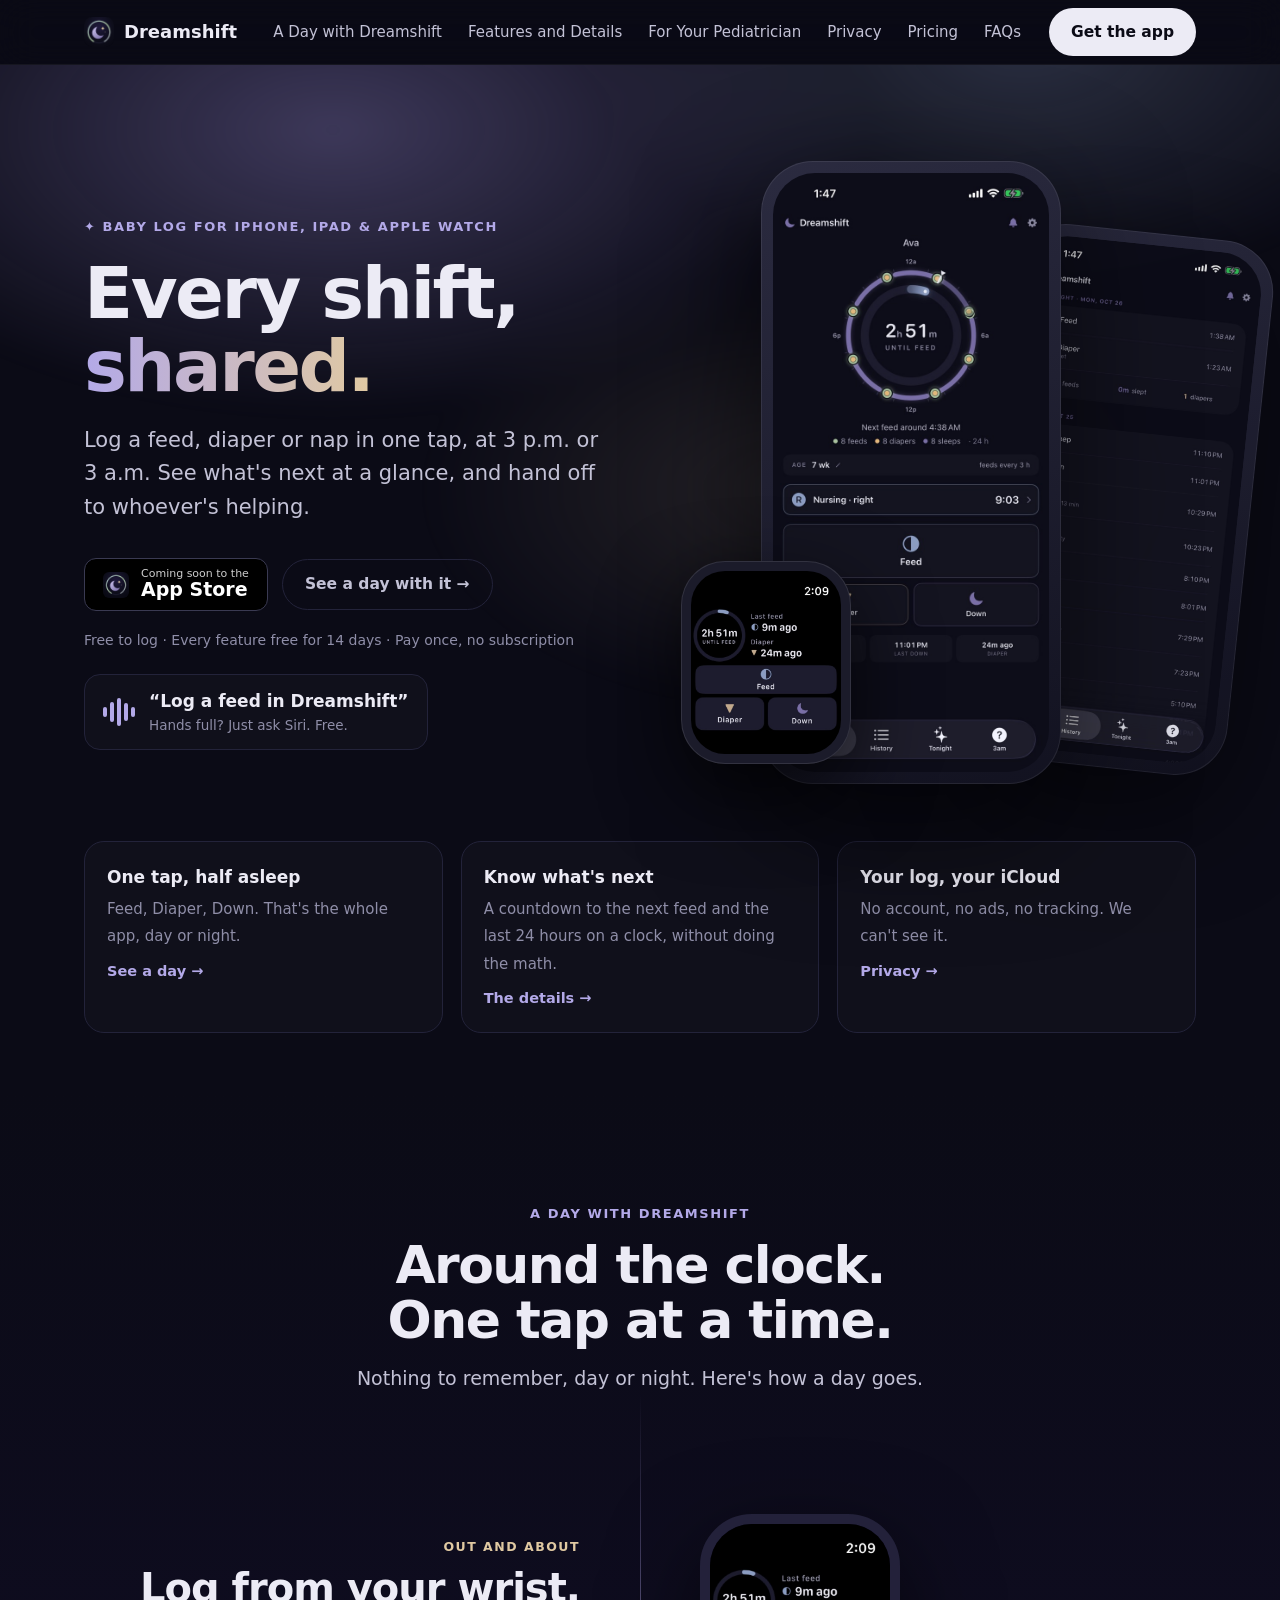
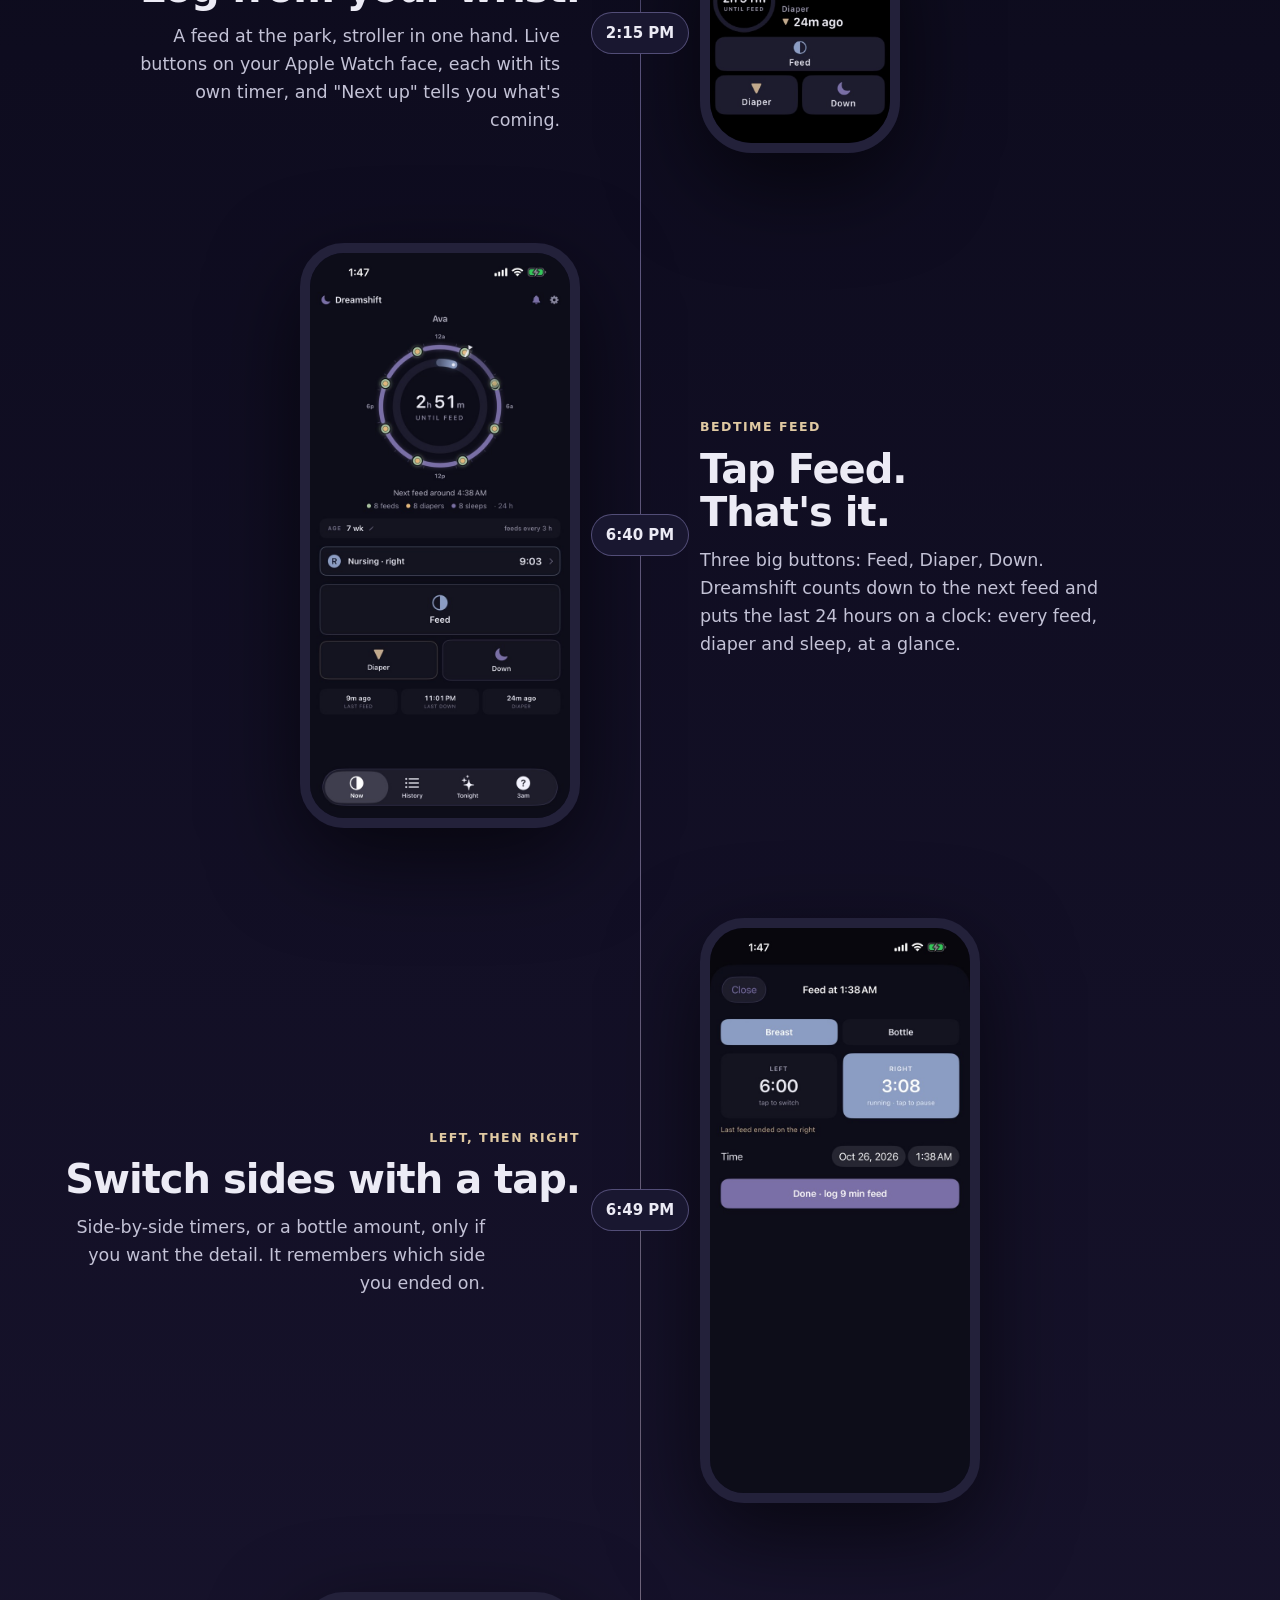
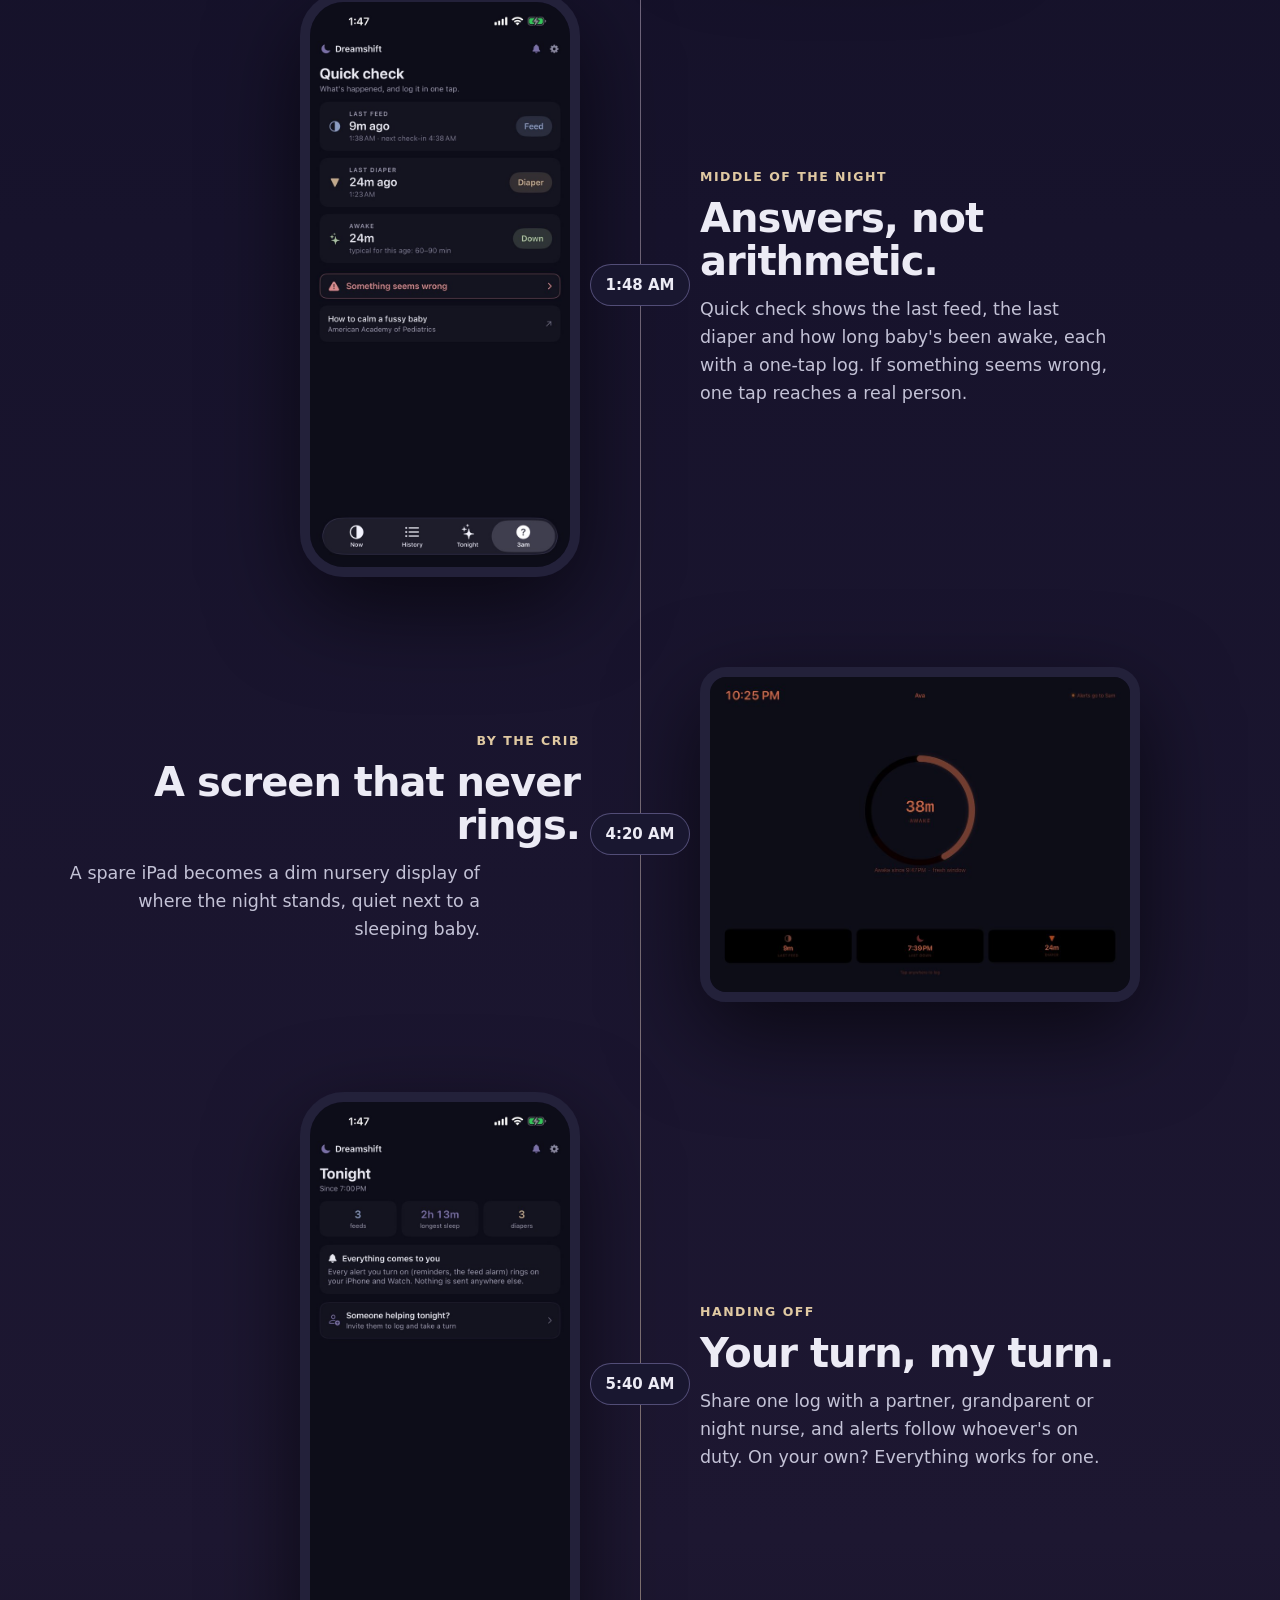
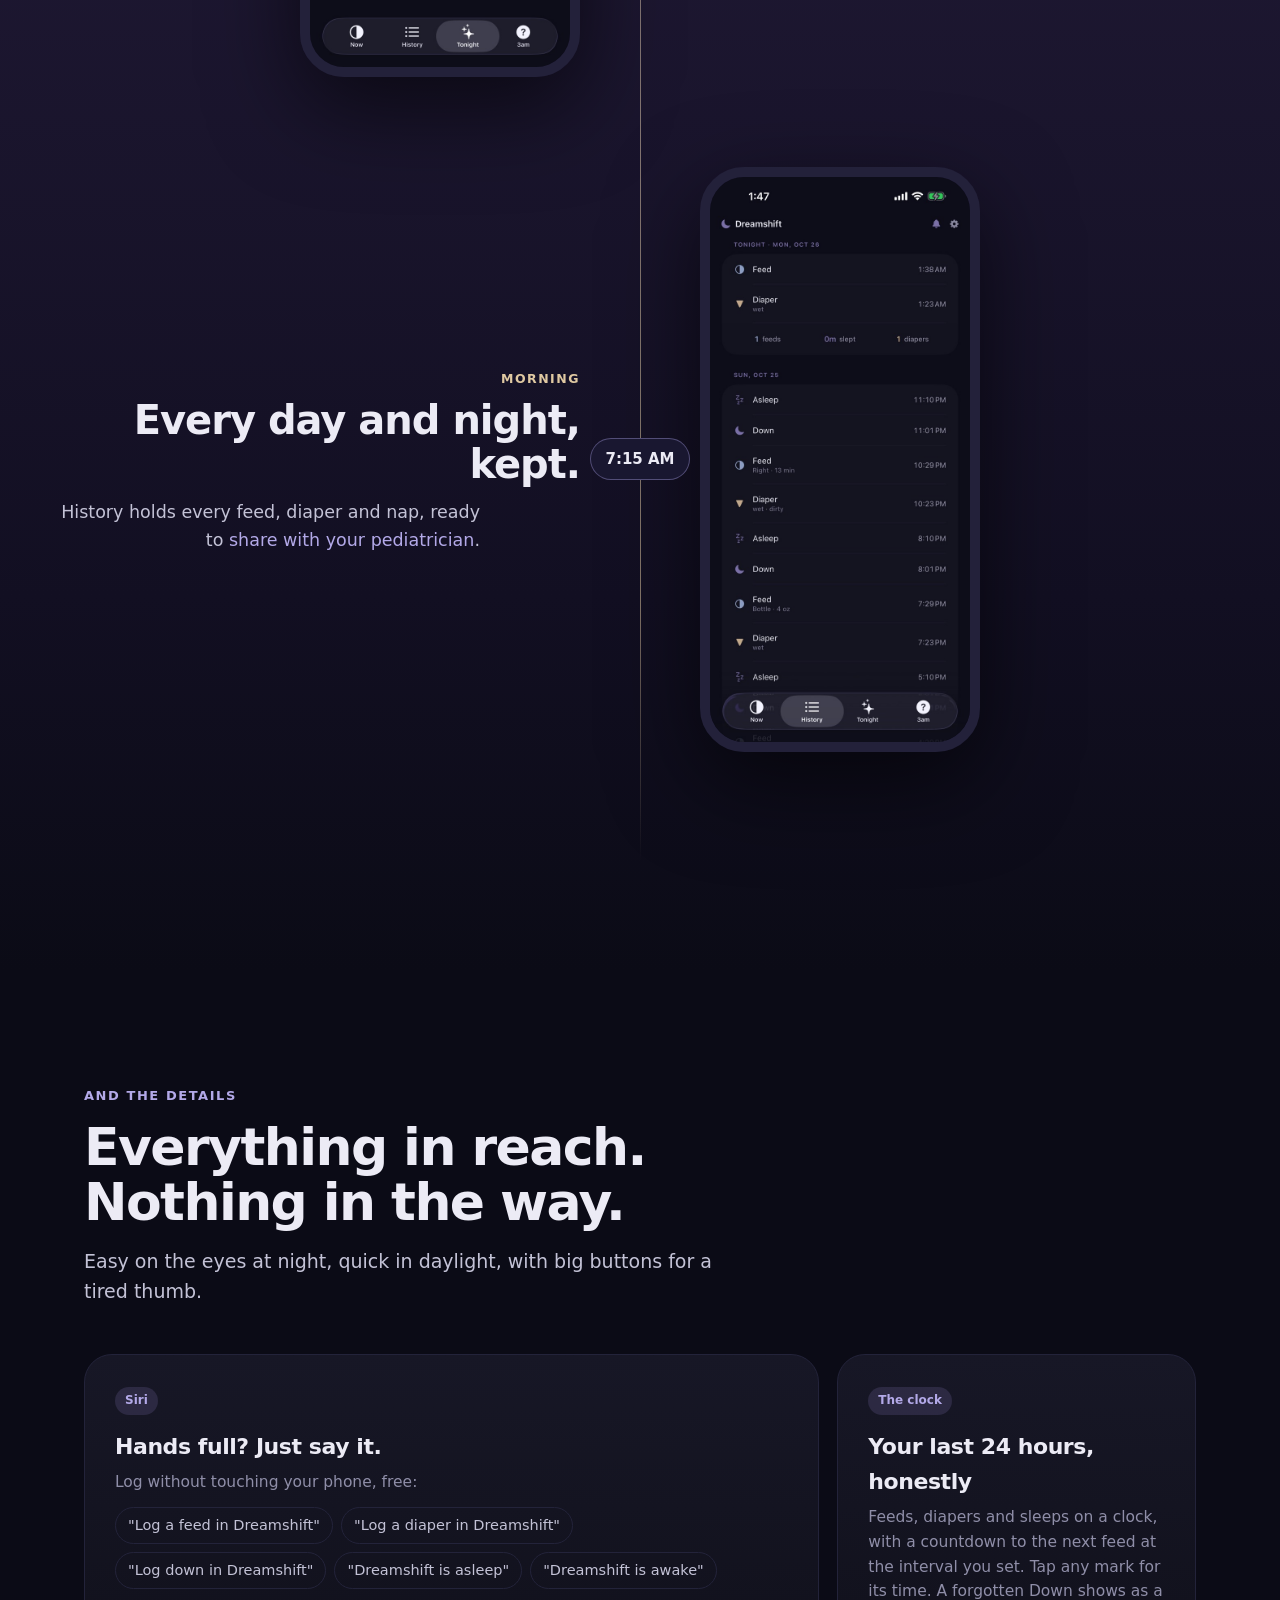
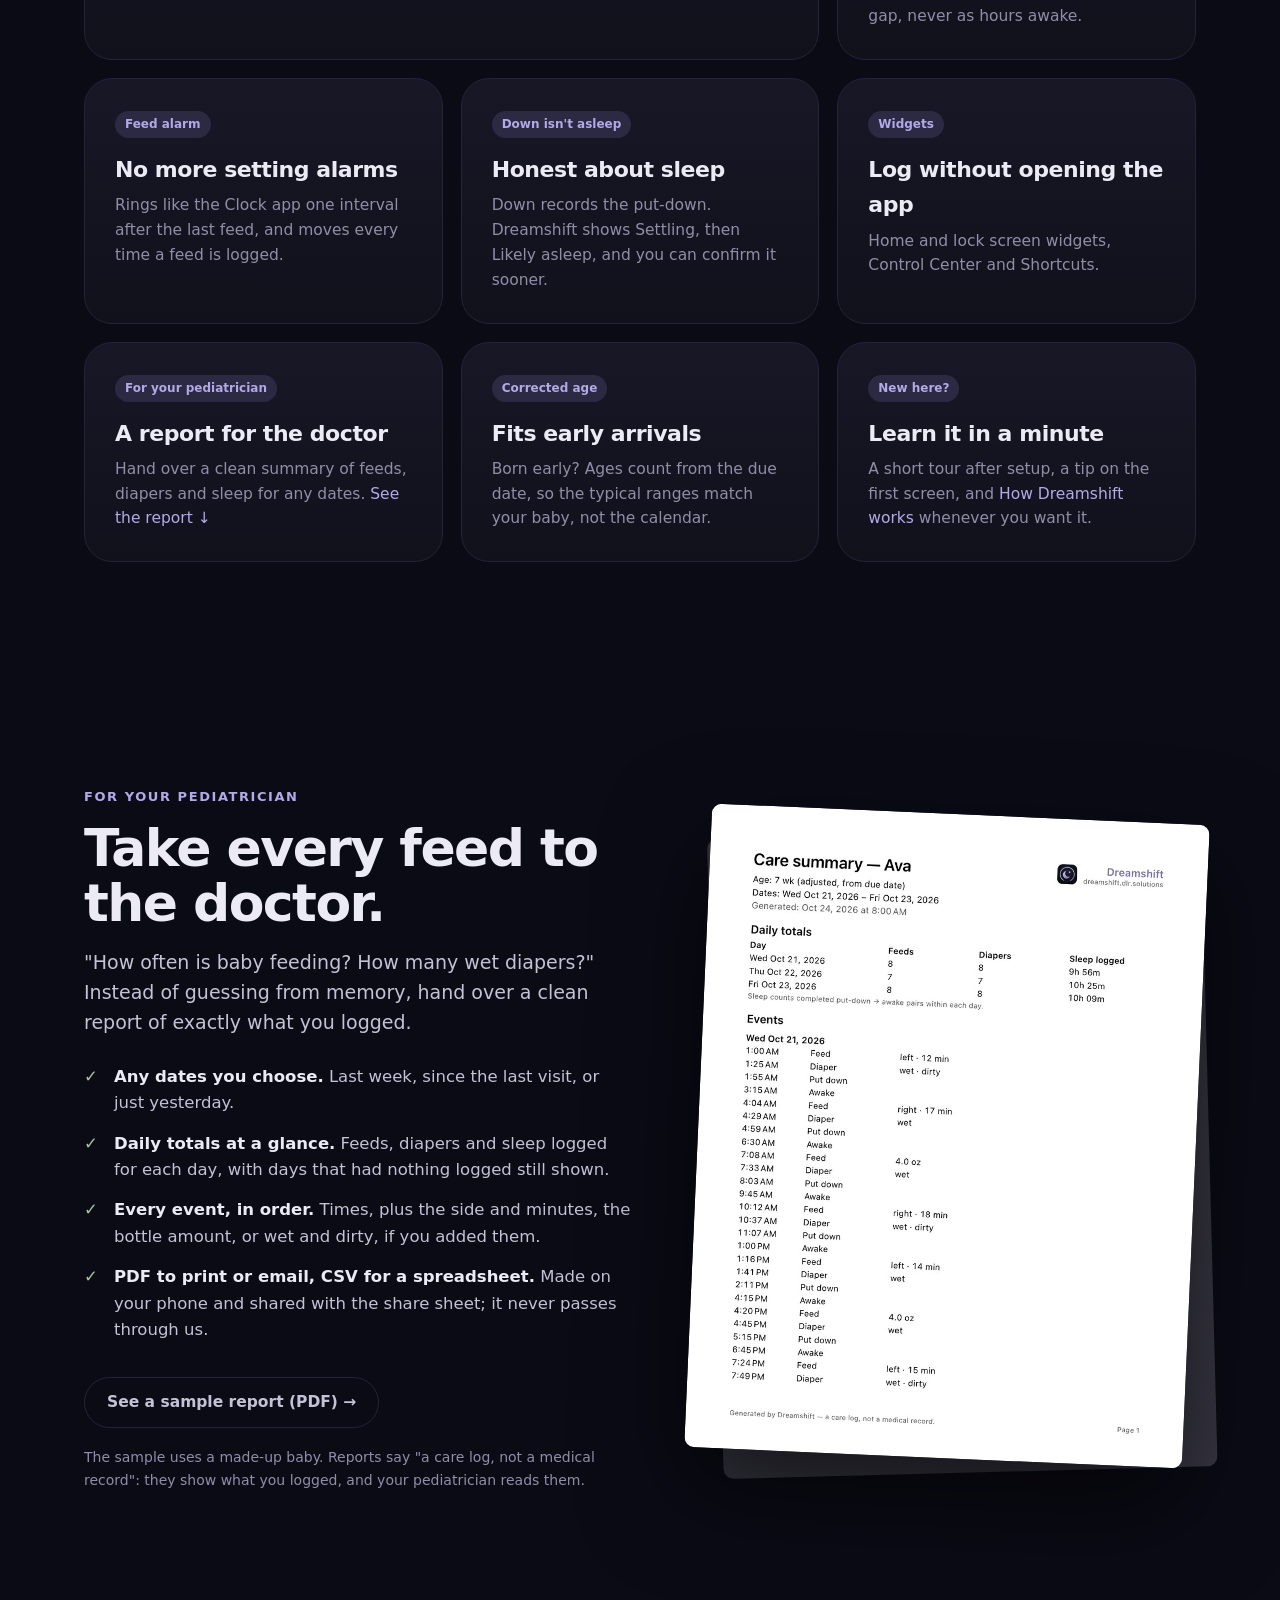
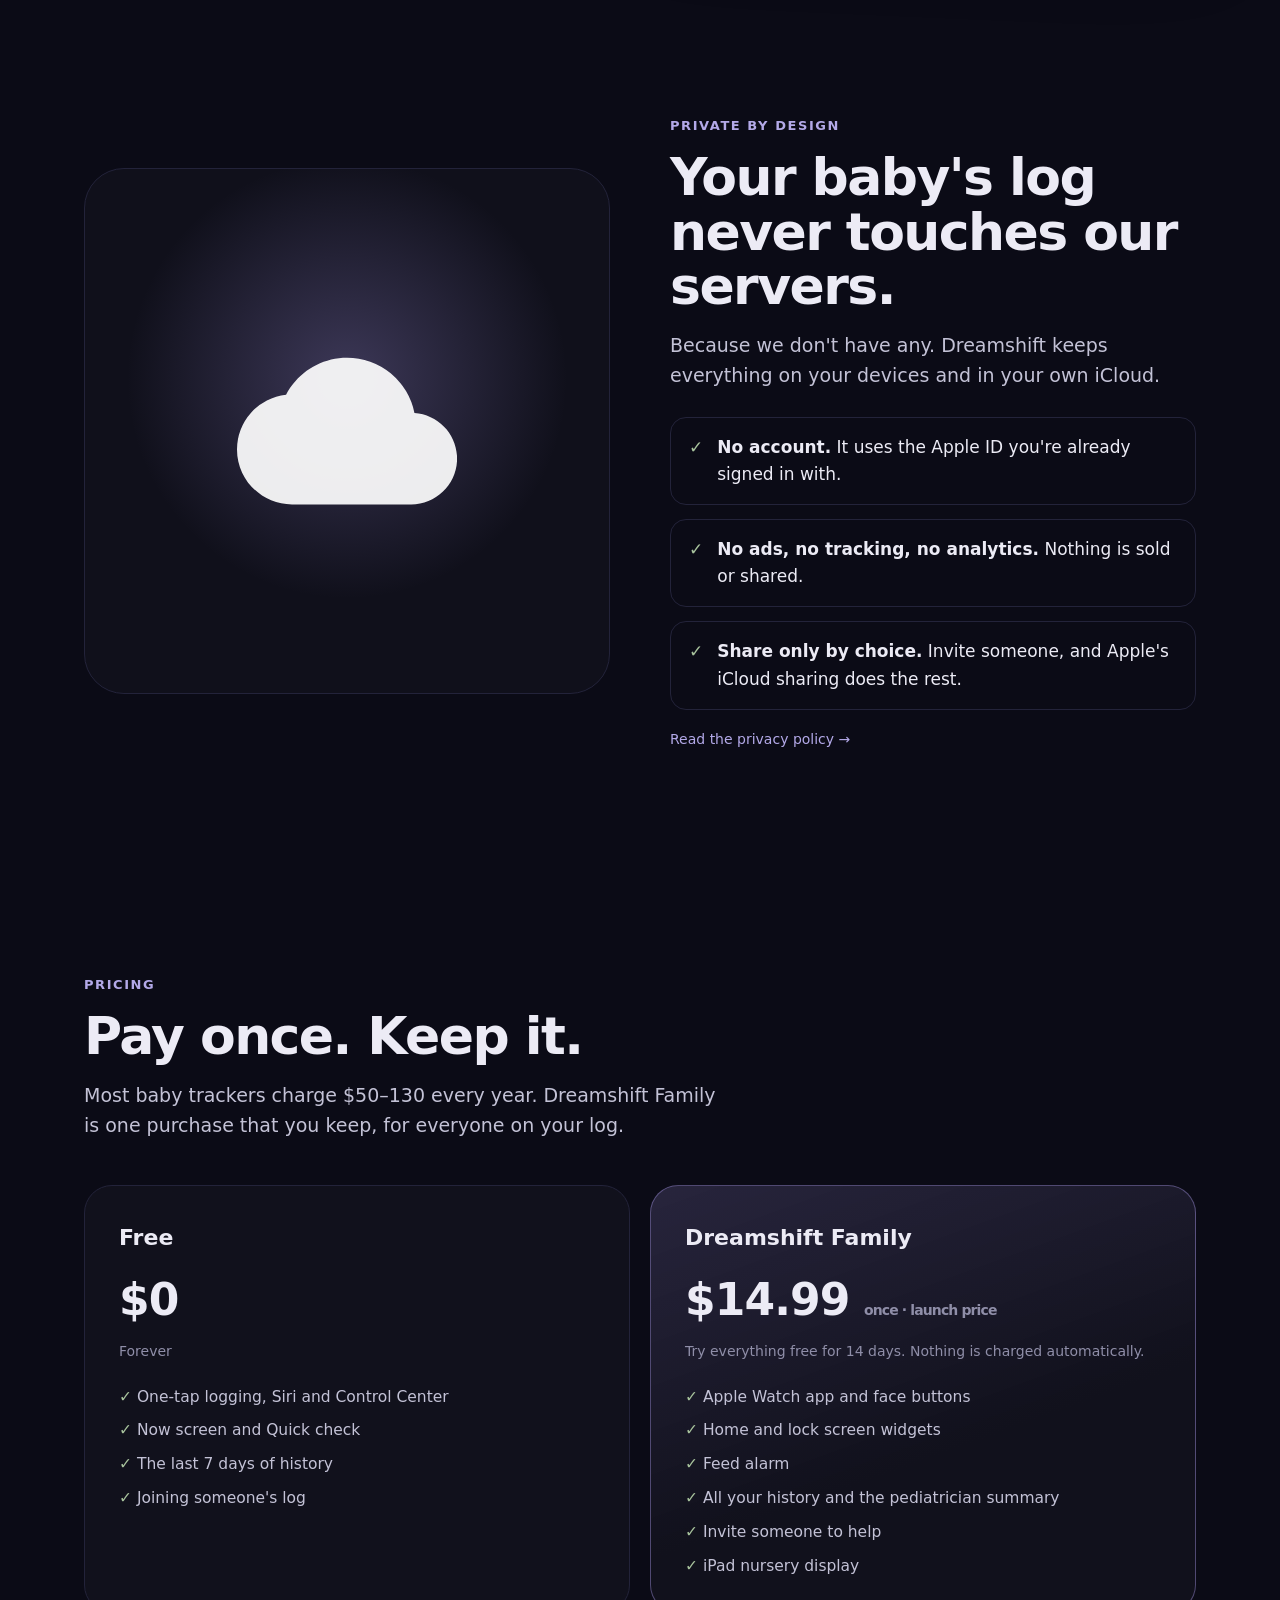
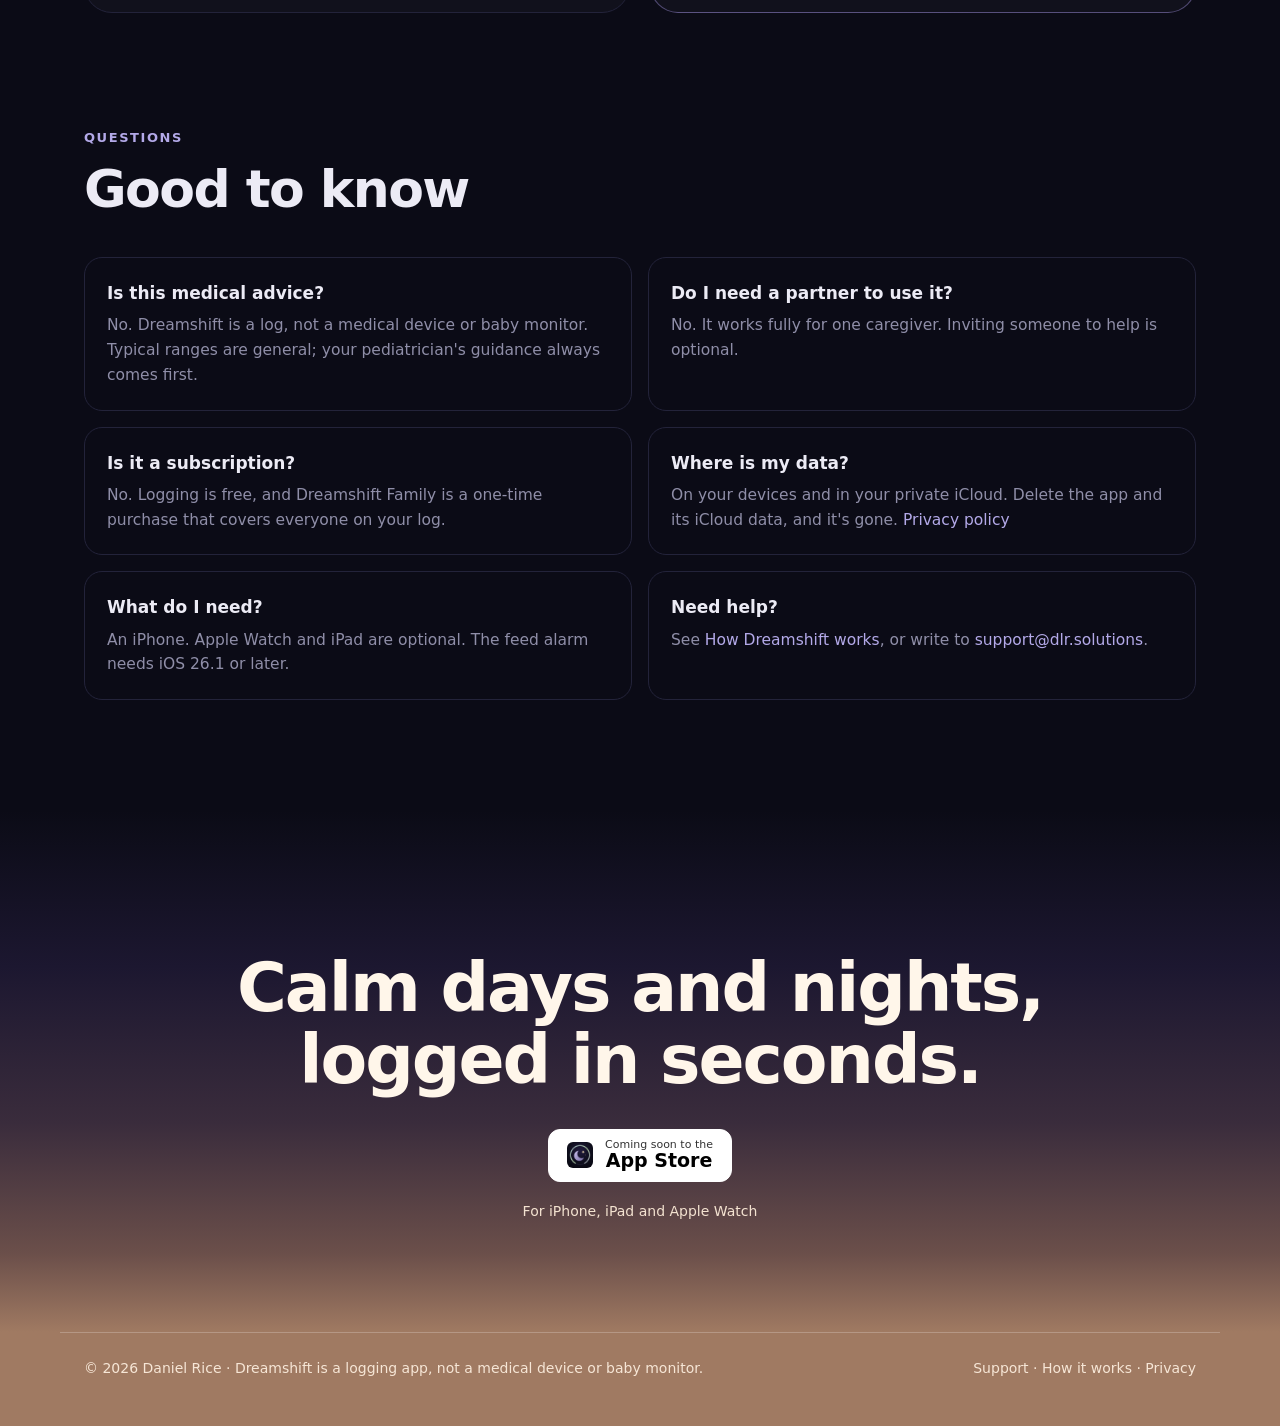
<file: index.html>
<!doctype html>
<html lang="en">
<head>
<meta charset="utf-8">
<meta name="viewport" content="width=device-width, initial-scale=1, viewport-fit=cover">
<title>Dreamshift · Every shift, shared</title>
<meta name="description" content="A calm, one-tap baby log for iPhone, iPad and Apple Watch. Feeds, diapers and sleep, shared with whoever's helping. Private by design. Pay once.">
<meta name="theme-color" content="#0b0b16">
<meta property="og:title" content="Dreamshift · Every shift, shared">
<meta property="og:description" content="A calm, one-tap baby log for iPhone, iPad and Apple Watch. Private by design. Pay once.">
<meta property="og:image" content="https://dreamshift.dlr.solutions/assets/og.jpg">
<meta property="og:type" content="website">
<meta name="twitter:card" content="summary_large_image">
<link rel="icon" href="assets/icon.png">
<link rel="apple-touch-icon" href="assets/icon.png">
<link rel="stylesheet" href="home.css">
</head>
<body>
<a class="skip" href="#main">Skip to content</a>

<nav aria-label="Main"><div class="wrap">
  <a class="logo" href="./"><img src="assets/icon.png" alt="">Dreamshift</a>
  <div class="links" id="menu">
    <a href="#night">A Day with Dreamshift</a>
    <a href="#details">Features and Details</a>
    <a href="#report">For Your Pediatrician</a>
    <a href="#privacy">Privacy</a>
    <a href="#pricing">Pricing</a>
    <a href="#faq">FAQs</a>
    <a class="menu-get" href="#get">Get Dreamshift</a>
  </div>
  <a class="btn primary" href="#get">Get the app</a>
  <button class="menu-btn" type="button" aria-controls="menu" aria-expanded="false" aria-label="Menu"><span></span><span></span><span></span></button>
</div></nav>

<main id="main">
<header class="hero">
  <div class="aurora" aria-hidden="true"></div>
  <div class="wrap hero-grid">
    <div>
      <span class="eyebrow">✦ Baby log for iPhone, iPad &amp; Apple Watch</span>
      <h1>Every shift, <em>shared.</em></h1>
      <p class="lede">Log a feed, diaper or nap in one tap, at 3 p.m. or 3 a.m. See what's next at a glance, and hand off to whoever's helping.</p>
      <div class="ctas">
        <a class="store" href="#get" aria-label="Coming soon to the App Store"><img src="assets/icon.png" alt="" width="26" height="26" style="border-radius:6px"><span><small>Coming soon to the</small><b>App Store</b></span></a>
        <a class="btn ghost" href="#night">See a day with it →</a>
      </div>
      <p class="fine">Free to log · Every feature free for 14 days · Pay once, no subscription</p>
      <a class="siri" href="#siri">
        <span class="wave" aria-hidden="true"><b></b><b></b><b></b><b></b><b></b></span>
        <span><q>Log a feed in Dreamshift</q><small>Hands full? Just ask Siri. Free.</small></span>
      </a>
    </div>
    <div class="devices" aria-hidden="true">
      <div class="phone back"><img src="assets/03-history.jpg" alt=""></div>
      <!-- The preview video shows the old Now screen; back to the video once it's re-recorded (scripts/store-preview.sh). -->
      <div class="phone main"><img src="assets/01-now.jpg" alt="Dreamshift's Now screen: the countdown to the next feed inside a 24-hour clock"></div>
      <div class="watch"><img src="assets/01-watch.jpg" alt=""></div>
    </div>
  </div>
  <div class="wrap trio">
    <a href="#night"><b>One tap, half asleep</b><span>Feed, Diaper, Down. That's the whole app, day or night.</span><u>See a day →</u></a>
    <a href="#details"><b>Know what's next</b><span>A countdown to the next feed and the last 24 hours on a clock, without doing the math.</span><u>The details →</u></a>
    <a href="#privacy"><b>Your log, your iCloud</b><span>No account, no ads, no tracking. We can't see it.</span><u>Privacy →</u></a>
  </div>
</header>

<section class="night" id="night">
  <div class="wrap center">
    <span class="kicker">A day with Dreamshift</span>
    <h2>Around the clock.<br>One tap at a time.</h2>
    <p class="sub">Nothing to remember, day or night. Here's how a day goes.</p>
  </div>
  <div class="wrap timeline">
    <div class="moment left">
      <div class="copy"><span class="tag">Out and about</span><h3>Log from your wrist.</h3><p>A feed at the park, stroller in one hand. Live buttons on your Apple Watch face, each with its own timer, and "Next up" tells you what's coming.</p></div>
      <div class="time"><span>2:15 PM</span></div>
      <div class="vis on-watch"><img src="assets/01-watch.jpg" alt="Dreamshift on Apple Watch with wind-down and feed countdowns" loading="lazy"></div>
    </div>
    <div class="moment right">
      <div class="copy"><span class="tag">Bedtime feed</span><h3>Tap Feed.<br>That's it.</h3><p>Three big buttons: Feed, Diaper, Down. Dreamshift counts down to the next feed and puts the last 24 hours on a clock: every feed, diaper and sleep, at a glance.</p></div>
      <div class="time"><span>6:40 PM</span></div>
      <div class="vis"><img src="assets/01-now.jpg" alt="The Now screen: the countdown to the next feed inside a 24-hour clock of feeds, diapers and sleeps, with the Feed, Diaper and Down buttons" loading="lazy"></div>
    </div>
    <div class="moment left">
      <div class="copy"><span class="tag">Left, then right</span><h3>Switch sides with a tap.</h3><p>Side-by-side timers, or a bottle amount, only if you want the detail. It remembers which side you ended on.</p></div>
      <div class="time"><span>6:49 PM</span></div>
      <div class="vis"><img src="assets/02-feed-details.jpg" alt="Breastfeeding timers for the left and right side" loading="lazy"></div>
    </div>
    <div class="moment right">
      <div class="copy"><span class="tag">Middle of the night</span><h3>Answers, not arithmetic.</h3><p>Quick check shows the last feed, the last diaper and how long baby's been awake, each with a one-tap log. If something seems wrong, one tap reaches a real person.</p></div>
      <div class="time"><span>1:48 AM</span></div>
      <div class="vis"><img src="assets/04-quick-check.jpg" alt="Quick check: last feed, last diaper and awake time" loading="lazy"></div>
    </div>
    <div class="moment left">
      <div class="copy"><span class="tag">By the crib</span><h3>A screen that never rings.</h3><p>A spare iPad becomes a dim nursery display of where the night stands, quiet next to a sleeping baby.</p></div>
      <div class="time"><span>4:20 AM</span></div>
      <div class="vis on-ipad"><img src="assets/01-nursery-display.jpg" alt="The iPad nursery display, dimmed for night" loading="lazy"></div>
    </div>
    <div class="moment right">
      <div class="copy"><span class="tag">Handing off</span><h3>Your turn, my turn.</h3><p>Share one log with a partner, grandparent or night nurse, and alerts follow whoever's on duty. On your own? Everything works for one.</p></div>
      <div class="time"><span>5:40 AM</span></div>
      <div class="vis"><img src="assets/05-tonight.jpg" alt="Tonight: the night's totals at a glance" loading="lazy"></div>
    </div>
    <div class="moment left">
      <div class="copy"><span class="tag">Morning</span><h3>Every day and night, kept.</h3><p>History holds every feed, diaper and nap, ready to <a href="#report" style="color:var(--purple2)">share with your pediatrician</a>.</p></div>
      <div class="time"><span>7:15 AM</span></div>
      <div class="vis"><img src="assets/03-history.jpg" alt="History of feeds, diapers and sleep" loading="lazy"></div>
    </div>
  </div>
</section>

<section id="details"><div class="wrap">
  <span class="kicker">And the details</span>
  <h2>Everything in reach.<br>Nothing in the way.</h2>
  <p class="sub">Easy on the eyes at night, quick in daylight, with big buttons for a tired thumb.</p>
  <p class="swipe-hint">Swipe for more →</p>
  <div class="bento">
    <div class="tile siri-tile" id="siri"><span class="pill">Siri</span><h3>Hands full? Just say it.</h3><p>Log without touching your phone, free:</p>
      <ul class="phrases"><li>"Log a feed in Dreamshift"</li><li>"Log a diaper in Dreamshift"</li><li>"Log down in Dreamshift"</li><li>"Dreamshift is asleep"</li><li>"Dreamshift is awake"</li></ul></div>
    <div class="tile"><span class="pill">The clock</span><h3>Your last 24 hours, honestly</h3><p>Feeds, diapers and sleeps on a clock, with a countdown to the next feed at the interval you set. Tap any mark for its time. A forgotten Down shows as a gap, never as hours awake.</p></div>
    <div class="tile"><span class="pill">Feed alarm</span><h3>No more setting alarms</h3><p>Rings like the Clock app one interval after the last feed, and moves every time a feed is logged.</p></div>
    <div class="tile"><span class="pill">Down isn't asleep</span><h3>Honest about sleep</h3><p>Down records the put-down. Dreamshift shows Settling, then Likely asleep, and you can confirm it sooner.</p></div>
    <div class="tile"><span class="pill">Widgets</span><h3>Log without opening the app</h3><p>Home and lock screen widgets, Control Center and Shortcuts.</p></div>
    <div class="tile"><span class="pill">For your pediatrician</span><h3>A report for the doctor</h3><p>Hand over a clean summary of feeds, diapers and sleep for any dates. <a href="#report" style="color:var(--purple2)">See the report ↓</a></p></div>
    <div class="tile"><span class="pill">Corrected age</span><h3>Fits early arrivals</h3><p>Born early? Ages count from the due date, so the typical ranges match your baby, not the calendar.</p></div>
    <div class="tile"><span class="pill">New here?</span><h3>Learn it in a minute</h3><p>A short tour after setup, a tip on the first screen, and <a href="support/#how-it-works" style="color:var(--purple2)">How Dreamshift works</a> whenever you want it.</p></div>
  </div>
</div></section>

<section id="report" class="report"><div class="wrap report-grid">
  <div>
    <span class="kicker">For your pediatrician</span>
    <h2>Take every feed to the doctor.</h2>
    <p class="sub">"How often is baby feeding? How many wet diapers?" Instead of guessing from memory, hand over a clean report of exactly what you logged.</p>
    <ul class="report-list">
      <li><b>Any dates you choose.</b> Last week, since the last visit, or just yesterday.</li>
      <li><b>Daily totals at a glance.</b> Feeds, diapers and sleep logged for each day, with days that had nothing logged still shown.</li>
      <li><b>Every event, in order.</b> Times, plus the side and minutes, the bottle amount, or wet and dirty, if you added them.</li>
      <li><b>PDF to print or email, CSV for a spreadsheet.</b> Made on your phone and shared with the share sheet; it never passes through us.</li>
    </ul>
    <div class="ctas">
      <a class="btn ghost" href="assets/dreamshift-sample-report.pdf" target="_blank" rel="noopener">See a sample report (PDF) →</a>
    </div>
    <p class="fine">The sample uses a made-up baby. Reports say "a care log, not a medical record": they show what you logged, and your pediatrician reads them.</p>
  </div>
  <a class="paper" href="assets/dreamshift-sample-report.pdf" target="_blank" rel="noopener" aria-label="Open the sample report">
    <img src="assets/report.jpg" alt="A sample Dreamshift care summary: daily totals of feeds, diapers and sleep, then each event with its time and details" loading="lazy">
  </a>
</div></section>

<section id="privacy"><div class="wrap private">
  <div class="cloud" aria-hidden="true"><svg viewBox="0 0 24 24"><path d="M19.35 10.04A7.49 7.49 0 0 0 12 4C9.11 4 6.6 5.64 5.35 8.04A5.994 5.994 0 0 0 0 14c0 3.31 2.69 6 6 6h13c2.76 0 5-2.24 5-5 0-2.64-2.05-4.78-4.65-4.96z"/></svg></div>
  <div>
    <span class="kicker">Private by design</span>
    <h2>Your baby's log never touches our servers.</h2>
    <p class="sub">Because we don't have any. Dreamshift keeps everything on your devices and in your own iCloud.</p>
    <div class="checks">
      <div><i>✓</i><span><b>No account.</b> It uses the Apple ID you're already signed in with.</span></div>
      <div><i>✓</i><span><b>No ads, no tracking, no analytics.</b> Nothing is sold or shared.</span></div>
      <div><i>✓</i><span><b>Share only by choice.</b> Invite someone, and Apple's iCloud sharing does the rest.</span></div>
    </div>
    <p class="fine" style="margin-top:18px"><a href="privacy/" style="color:var(--purple2)">Read the privacy policy →</a></p>
  </div>
</div></section>

<section id="pricing"><div class="wrap">
  <span class="kicker">Pricing</span>
  <h2>Pay once. Keep it.</h2>
  <p class="sub">Most baby trackers charge $50–130 every year. Dreamshift Family is one purchase that you keep, for everyone on your log.</p>
  <div class="pricing">
    <div class="plan"><h3>Free</h3><div class="price">$0</div><span class="fine">Forever</span>
      <ul><li>One-tap logging, Siri and Control Center</li><li>Now screen and Quick check</li><li>The last 7 days of history</li><li>Joining someone's log</li></ul></div>
    <div class="plan family"><h3>Dreamshift Family</h3><div class="price">$14.99 <span class="fine">once · launch price</span></div><span class="fine">Try everything free for 14 days. Nothing is charged automatically.</span>
      <ul><li>Apple Watch app and face buttons</li><li>Home and lock screen widgets</li><li>Feed alarm</li><li>All your history and the pediatrician summary</li><li>Invite someone to help</li><li>iPad nursery display</li></ul></div>
  </div>
</div></section>

<section id="faq" style="padding-top:0"><div class="wrap">
  <span class="kicker">Questions</span><h2>Good to know</h2>
  <div class="faq">
    <div><b>Is this medical advice?</b><p>No. Dreamshift is a log, not a medical device or baby monitor. Typical ranges are general; your pediatrician's guidance always comes first.</p></div>
    <div><b>Do I need a partner to use it?</b><p>No. It works fully for one caregiver. Inviting someone to help is optional.</p></div>
    <div><b>Is it a subscription?</b><p>No. Logging is free, and Dreamshift Family is a one-time purchase that covers everyone on your log.</p></div>
    <div><b>Where is my data?</b><p>On your devices and in your private iCloud. Delete the app and its iCloud data, and it's gone. <a href="privacy/">Privacy policy</a></p></div>
    <div><b>What do I need?</b><p>An iPhone. Apple Watch and iPad are optional. The feed alarm needs iOS 26.1 or later.</p></div>
    <div><b>Need help?</b><p>See <a href="support/#how-it-works">How Dreamshift works</a>, or write to <a href="mailto:support@dlr.solutions?subject=Dreamshift">support@dlr.solutions</a>.</p></div>
  </div>
</div></section>
</main>

<div class="dawn" id="get"><div class="wrap">
  <h2>Calm days and nights,<br>logged in seconds.</h2>
  <div class="ctas"><a class="store" href="#get" aria-label="Coming soon to the App Store" style="background:#fff;color:#000;border-color:#fff"><img src="assets/icon.png" alt="" width="26" height="26" style="border-radius:6px"><span><small>Coming soon to the</small><b>App Store</b></span></a></div>
  <p class="fine" style="color:#f3e2d0">For iPhone, iPad and Apple Watch</p>
</div></div>

<footer><div class="wrap">
  <span>© 2026 Daniel Rice · Dreamshift is a logging app, not a medical device or baby monitor.</span>
  <span><a href="support/">Support</a> · <a href="support/#how-it-works">How it works</a> · <a href="privacy/">Privacy</a></span>
</div></footer>

<a class="to-top" href="#main" aria-label="Back to top">↑</a>
<a class="sticky-cta" href="#get">Get Dreamshift</a>
<script src="timeline.js" defer></script>
<script src="nav.js" defer></script>
</body>
</html>
</file>
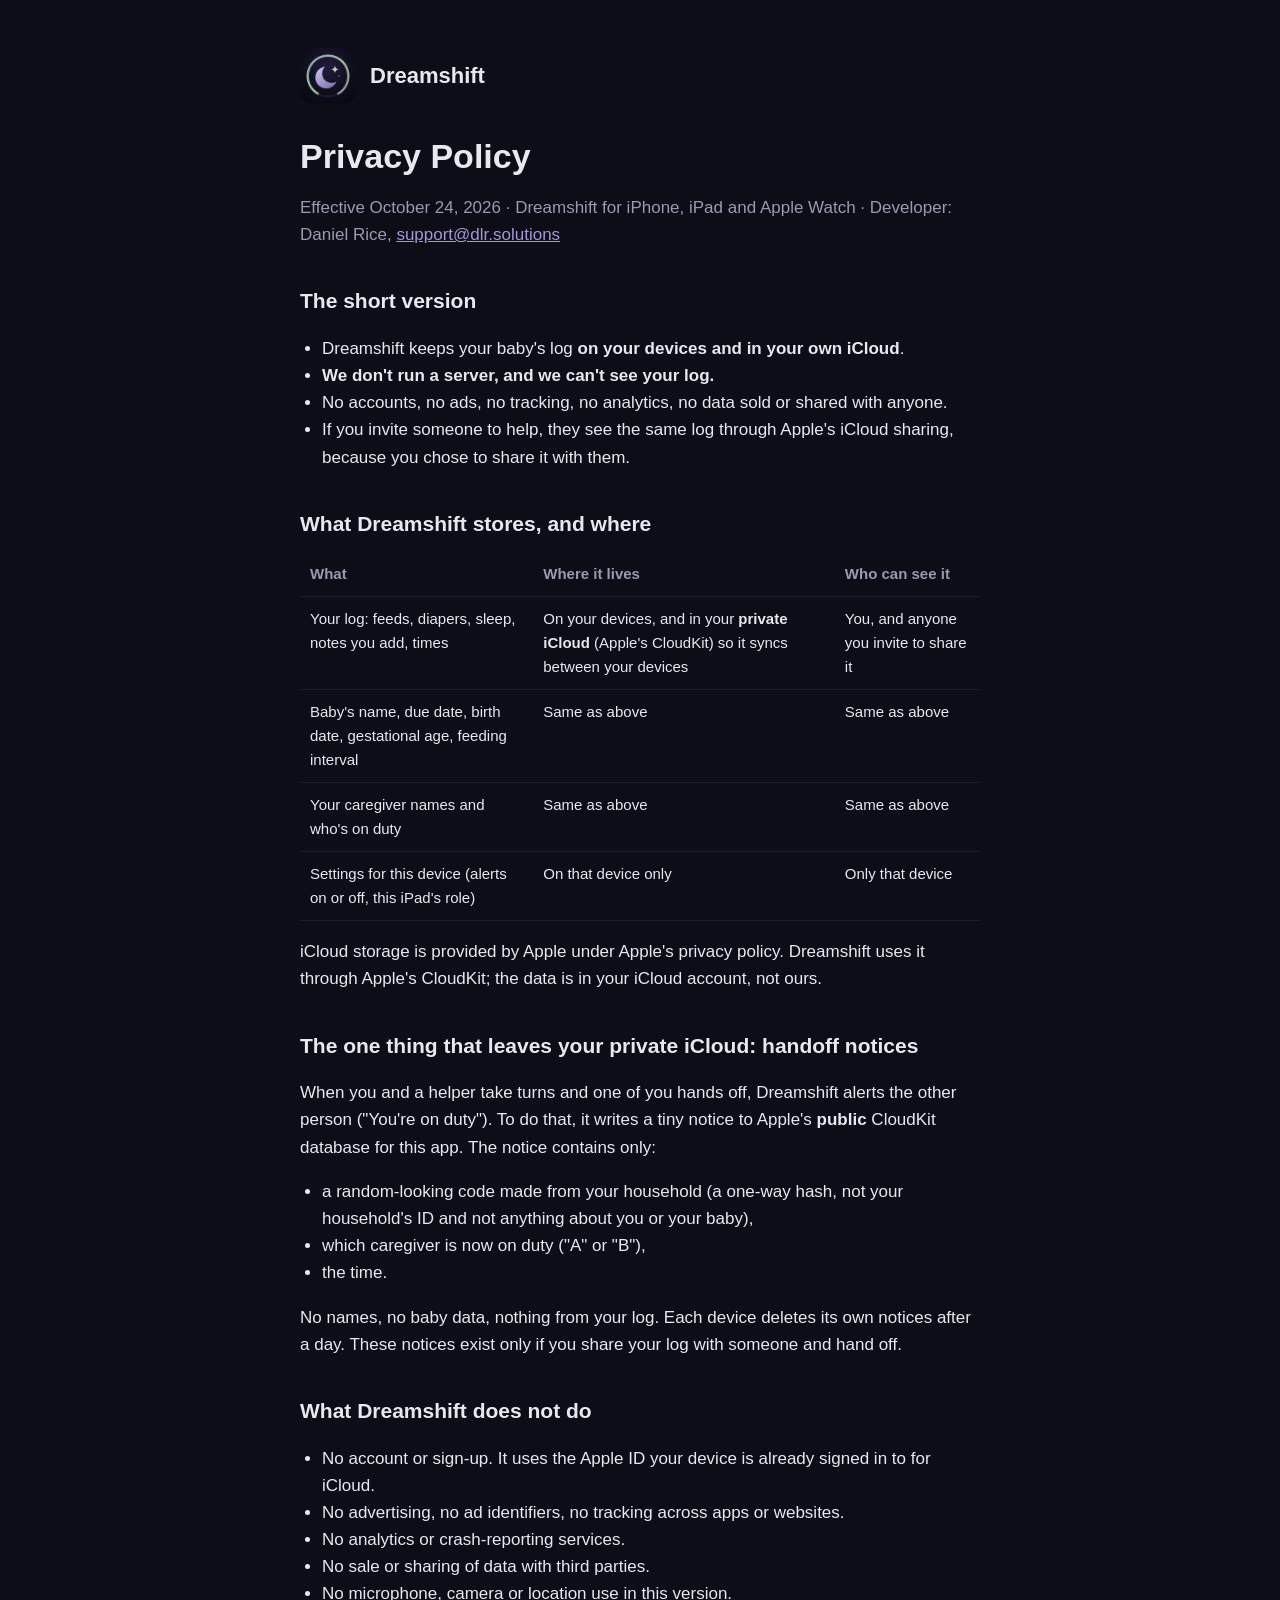
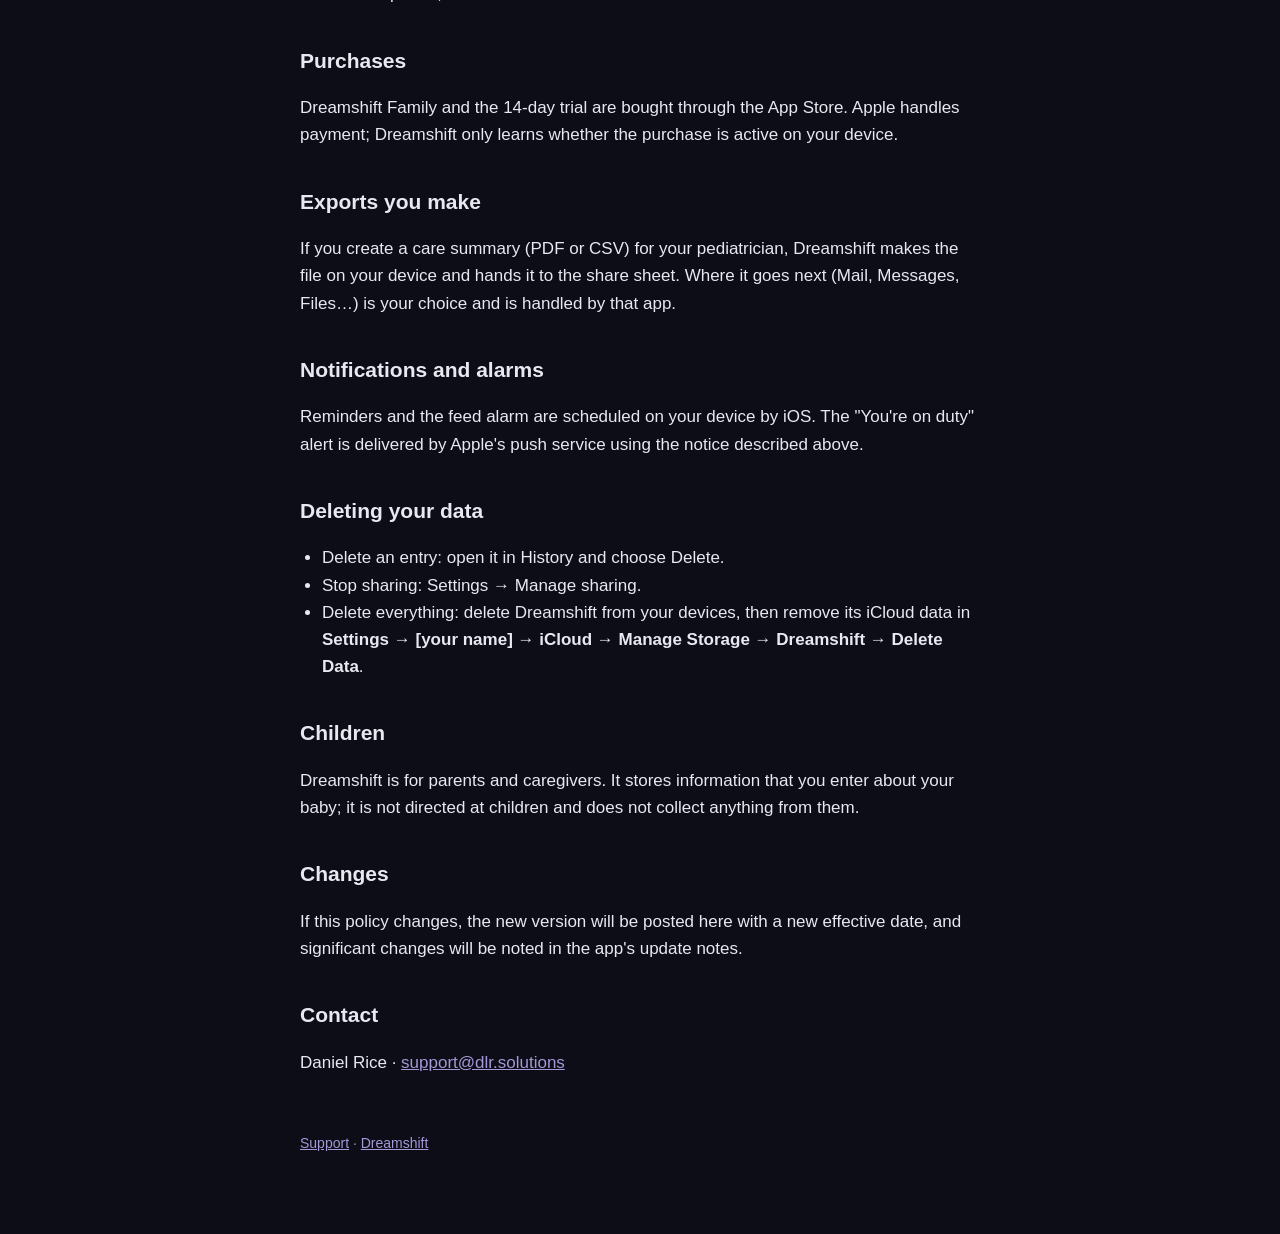
<file: privacy/index.html>
<!doctype html>
<html lang="en">
<head>
<meta charset="utf-8">
<meta name="viewport" content="width=device-width, initial-scale=1">
<title>Dreamshift Privacy Policy</title>
<link rel="stylesheet" href="../style.css">
</head>
<body>
<main>
<header><img src="../icon.png" alt=""><a href="../">Dreamshift</a></header>

<h1>Privacy Policy</h1>
<p class="muted">Effective October 24, 2026 · Dreamshift for iPhone, iPad and Apple Watch · Developer: Daniel Rice, <a href="mailto:support@dlr.solutions">support@dlr.solutions</a></p>

<h2>The short version</h2>
<ul>
  <li>Dreamshift keeps your baby's log <strong>on your devices and in your own iCloud</strong>.</li>
  <li><strong>We don't run a server, and we can't see your log.</strong></li>
  <li>No accounts, no ads, no tracking, no analytics, no data sold or shared with anyone.</li>
  <li>If you invite someone to help, they see the same log through Apple's iCloud sharing, because you chose to share it with them.</li>
</ul>

<h2>What Dreamshift stores, and where</h2>
<table>
  <thead><tr><th>What</th><th>Where it lives</th><th>Who can see it</th></tr></thead>
  <tbody>
    <tr><td>Your log: feeds, diapers, sleep, notes you add, times</td><td>On your devices, and in your <strong>private iCloud</strong> (Apple's CloudKit) so it syncs between your devices</td><td>You, and anyone you invite to share it</td></tr>
    <tr><td>Baby's name, due date, birth date, gestational age, feeding interval</td><td>Same as above</td><td>Same as above</td></tr>
    <tr><td>Your caregiver names and who's on duty</td><td>Same as above</td><td>Same as above</td></tr>
    <tr><td>Settings for this device (alerts on or off, this iPad's role)</td><td>On that device only</td><td>Only that device</td></tr>
  </tbody>
</table>
<p>iCloud storage is provided by Apple under Apple's privacy policy. Dreamshift uses it through Apple's CloudKit; the data is in your iCloud account, not ours.</p>

<h2>The one thing that leaves your private iCloud: handoff notices</h2>
<p>When you and a helper take turns and one of you hands off, Dreamshift alerts the other person ("You're on duty"). To do that, it writes a tiny notice to Apple's <strong>public</strong> CloudKit database for this app. The notice contains only:</p>
<ul>
  <li>a random-looking code made from your household (a one-way hash, not your household's ID and not anything about you or your baby),</li>
  <li>which caregiver is now on duty ("A" or "B"),</li>
  <li>the time.</li>
</ul>
<p>No names, no baby data, nothing from your log. Each device deletes its own notices after a day. These notices exist only if you share your log with someone and hand off.</p>

<h2>What Dreamshift does not do</h2>
<ul>
  <li>No account or sign-up. It uses the Apple ID your device is already signed in to for iCloud.</li>
  <li>No advertising, no ad identifiers, no tracking across apps or websites.</li>
  <li>No analytics or crash-reporting services.</li>
  <li>No sale or sharing of data with third parties.</li>
  <li>No microphone, camera or location use in this version.</li>
</ul>

<h2>Purchases</h2>
<p>Dreamshift Family and the 14-day trial are bought through the App Store. Apple handles payment; Dreamshift only learns whether the purchase is active on your device.</p>

<h2>Exports you make</h2>
<p>If you create a care summary (PDF or CSV) for your pediatrician, Dreamshift makes the file on your device and hands it to the share sheet. Where it goes next (Mail, Messages, Files…) is your choice and is handled by that app.</p>

<h2>Notifications and alarms</h2>
<p>Reminders and the feed alarm are scheduled on your device by iOS. The "You're on duty" alert is delivered by Apple's push service using the notice described above.</p>

<h2 id="deleting">Deleting your data</h2>
<ul>
  <li>Delete an entry: open it in History and choose Delete.</li>
  <li>Stop sharing: Settings → Manage sharing.</li>
  <li>Delete everything: delete Dreamshift from your devices, then remove its iCloud data in <strong>Settings → [your name] → iCloud → Manage Storage → Dreamshift → Delete Data</strong>.</li>
</ul>

<h2>Children</h2>
<p>Dreamshift is for parents and caregivers. It stores information that you enter about your baby; it is not directed at children and does not collect anything from them.</p>

<h2>Changes</h2>
<p>If this policy changes, the new version will be posted here with a new effective date, and significant changes will be noted in the app's update notes.</p>

<h2>Contact</h2>
<p>Daniel Rice · <a href="mailto:support@dlr.solutions">support@dlr.solutions</a></p>

<footer><a href="../support/">Support</a> · <a href="../">Dreamshift</a></footer>
</main>
</body>
</html>
</file>
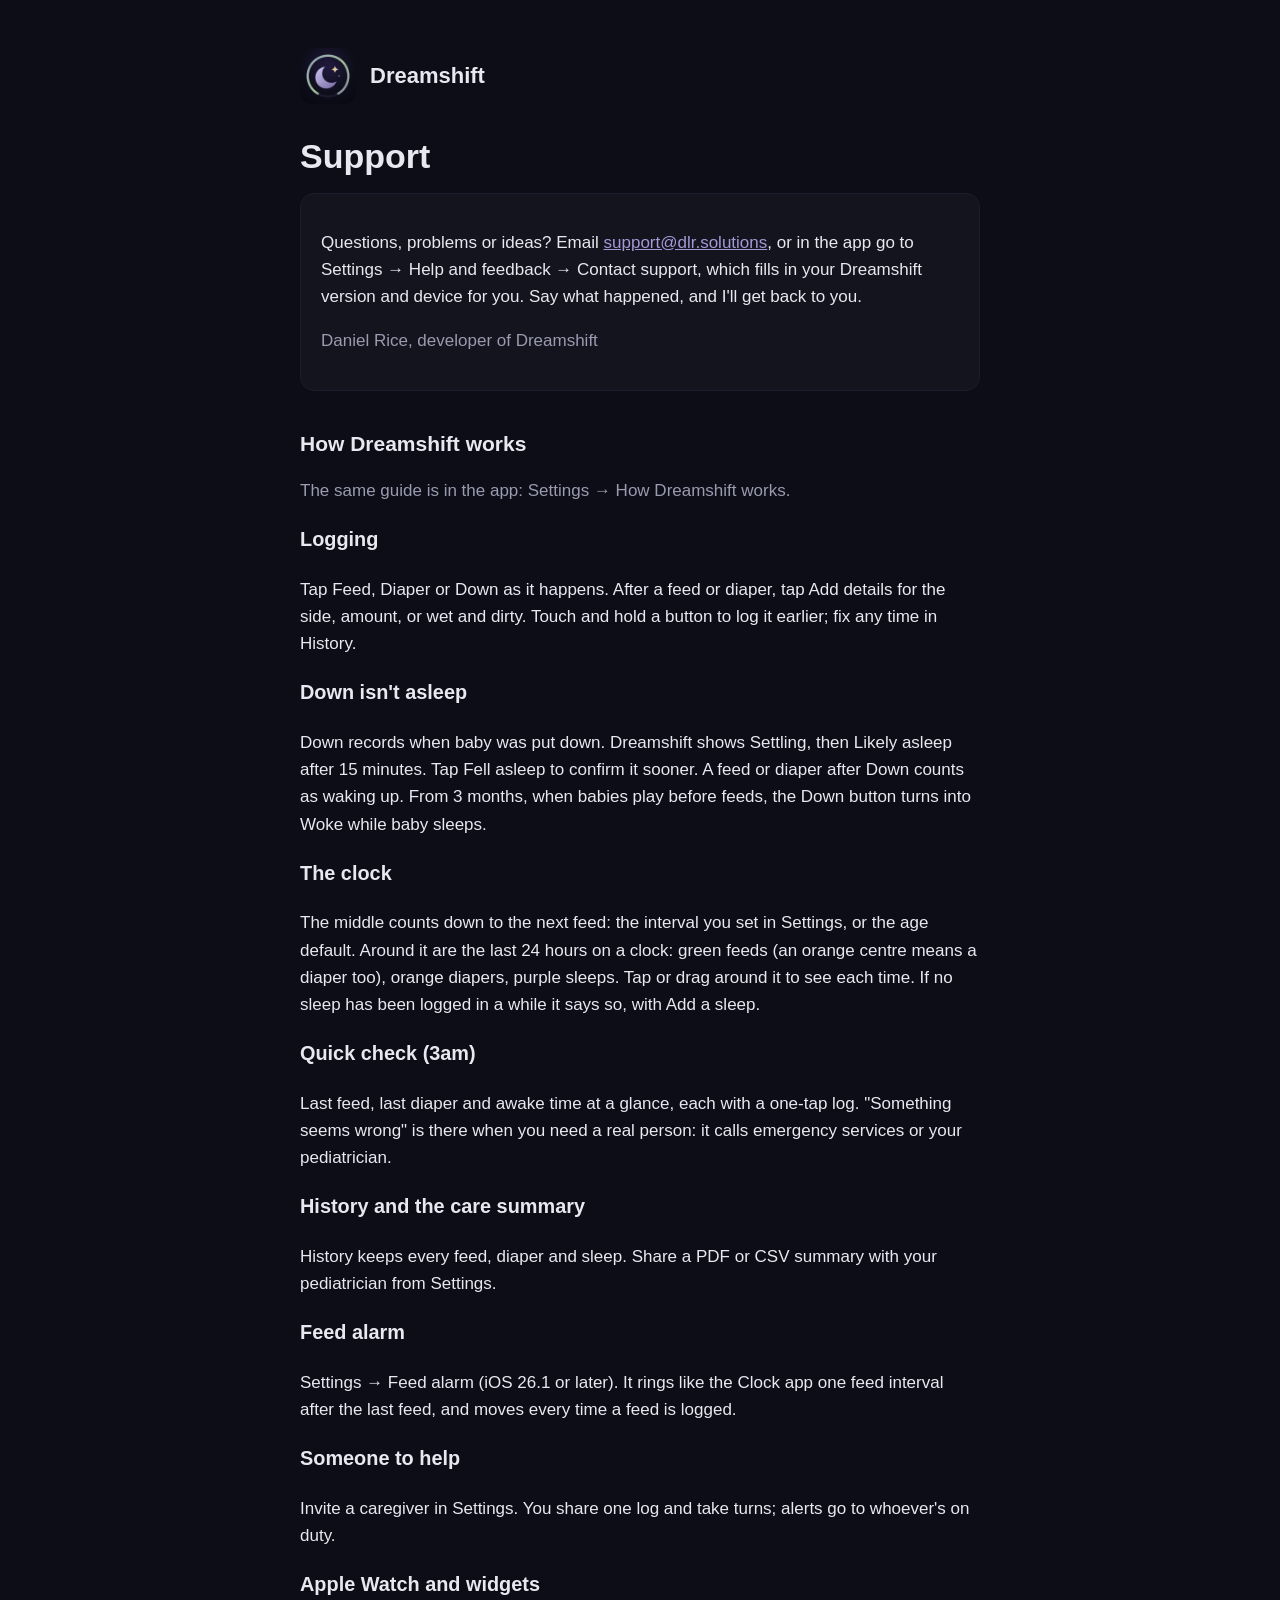
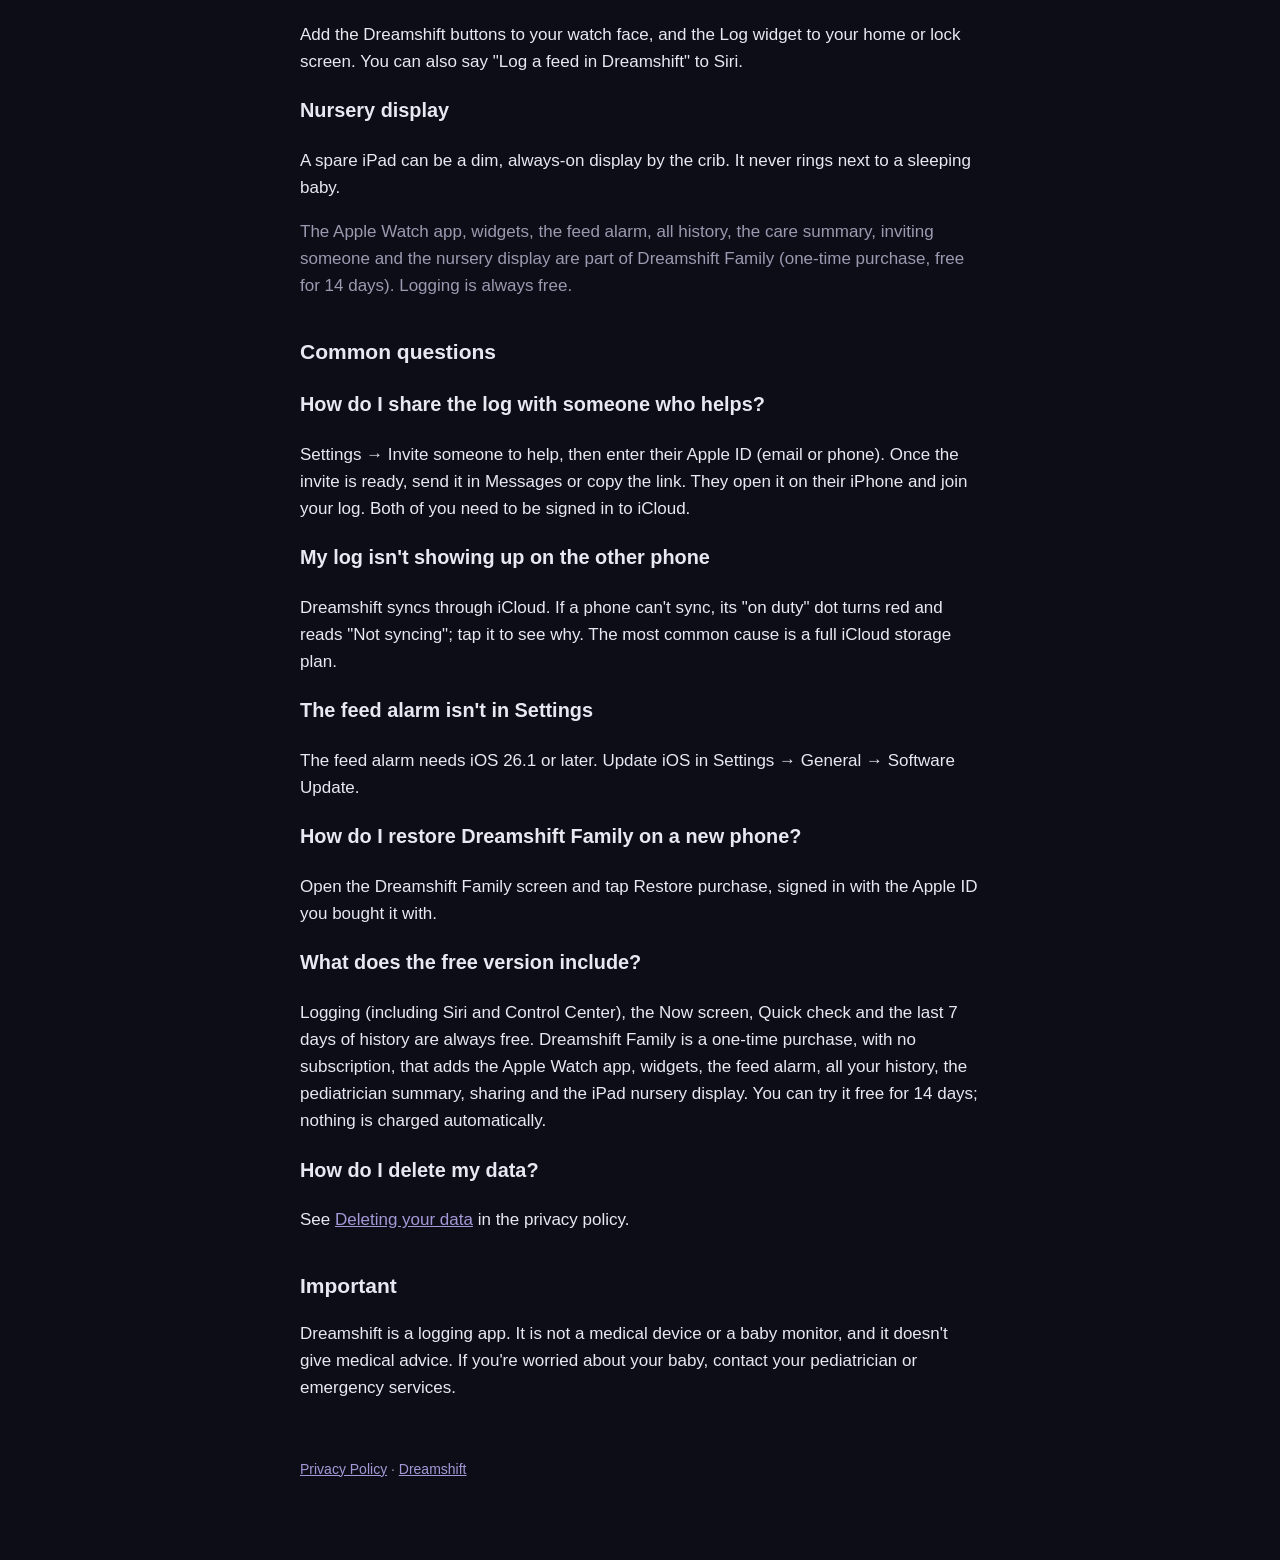
<file: support/index.html>
<!doctype html>
<html lang="en">
<head>
<meta charset="utf-8">
<meta name="viewport" content="width=device-width, initial-scale=1">
<title>Dreamshift Support</title>
<link rel="stylesheet" href="../style.css">
</head>
<body>
<main>
<header><img src="../icon.png" alt=""><a href="../">Dreamshift</a></header>

<h1>Support</h1>
<div class="card">
  <p>Questions, problems or ideas? Email <a href="mailto:support@dlr.solutions?subject=Dreamshift%20support">support@dlr.solutions</a>, or in the app go to Settings → Help and feedback → Contact support, which fills in your Dreamshift version and device for you. Say what happened, and I'll get back to you.</p>
  <p class="muted">Daniel Rice, developer of Dreamshift</p>
</div>

<h2 id="how-it-works">How Dreamshift works</h2>
<p class="muted">The same guide is in the app: Settings → How Dreamshift works.</p>
<h3>Logging</h3>
<p>Tap Feed, Diaper or Down as it happens. After a feed or diaper, tap Add details for the side, amount, or wet and dirty. Touch and hold a button to log it earlier; fix any time in History.</p>
<h3>Down isn't asleep</h3>
<p>Down records when baby was put down. Dreamshift shows Settling, then Likely asleep after 15 minutes. Tap Fell asleep to confirm it sooner. A feed or diaper after Down counts as waking up. From 3 months, when babies play before feeds, the Down button turns into Woke while baby sleeps.</p>
<h3>The clock</h3>
<p>The middle counts down to the next feed: the interval you set in Settings, or the age default. Around it are the last 24 hours on a clock: green feeds (an orange centre means a diaper too), orange diapers, purple sleeps. Tap or drag around it to see each time. If no sleep has been logged in a while it says so, with Add a sleep.</p>
<h3>Quick check (3am)</h3>
<p>Last feed, last diaper and awake time at a glance, each with a one-tap log. "Something seems wrong" is there when you need a real person: it calls emergency services or your pediatrician.</p>
<h3>History and the care summary</h3>
<p>History keeps every feed, diaper and sleep. Share a PDF or CSV summary with your pediatrician from Settings.</p>
<h3>Feed alarm</h3>
<p>Settings → Feed alarm (iOS 26.1 or later). It rings like the Clock app one feed interval after the last feed, and moves every time a feed is logged.</p>
<h3>Someone to help</h3>
<p>Invite a caregiver in Settings. You share one log and take turns; alerts go to whoever's on duty.</p>
<h3>Apple Watch and widgets</h3>
<p>Add the Dreamshift buttons to your watch face, and the Log widget to your home or lock screen. You can also say "Log a feed in Dreamshift" to Siri.</p>
<h3>Nursery display</h3>
<p>A spare iPad can be a dim, always-on display by the crib. It never rings next to a sleeping baby.</p>
<p class="muted">The Apple Watch app, widgets, the feed alarm, all history, the care summary, inviting someone and the nursery display are part of Dreamshift Family (one-time purchase, free for 14 days). Logging is always free.</p>

<h2>Common questions</h2>

<h3>How do I share the log with someone who helps?</h3>
<p>Settings → Invite someone to help, then enter their Apple ID (email or phone). Once the invite is ready, send it in Messages or copy the link. They open it on their iPhone and join your log. Both of you need to be signed in to iCloud.</p>

<h3>My log isn't showing up on the other phone</h3>
<p>Dreamshift syncs through iCloud. If a phone can't sync, its "on duty" dot turns red and reads "Not syncing"; tap it to see why. The most common cause is a full iCloud storage plan.</p>

<h3>The feed alarm isn't in Settings</h3>
<p>The feed alarm needs iOS 26.1 or later. Update iOS in Settings → General → Software Update.</p>

<h3>How do I restore Dreamshift Family on a new phone?</h3>
<p>Open the Dreamshift Family screen and tap Restore purchase, signed in with the Apple ID you bought it with.</p>

<h3>What does the free version include?</h3>
<p>Logging (including Siri and Control Center), the Now screen, Quick check and the last 7 days of history are always free. Dreamshift Family is a one-time purchase, with no subscription, that adds the Apple Watch app, widgets, the feed alarm, all your history, the pediatrician summary, sharing and the iPad nursery display. You can try it free for 14 days; nothing is charged automatically.</p>

<h3>How do I delete my data?</h3>
<p>See <a href="../privacy/#deleting">Deleting your data</a> in the privacy policy.</p>

<h2>Important</h2>
<p>Dreamshift is a logging app. It is not a medical device or a baby monitor, and it doesn't give medical advice. If you're worried about your baby, contact your pediatrician or emergency services.</p>

<footer><a href="../privacy/">Privacy Policy</a> · <a href="../">Dreamshift</a></footer>
</main>
</body>
</html>
</file>
<file: home.css>
/* Dreamshift home page (Daniel's pick 2026-10-24: mockup A "Night glass" with
   C's night timeline). The support and privacy pages keep style.css. */
:root {
  --bg: #0b0b16; --card: #14141f; --line: #23233a;
  --ink: #ecebf5; --soft: #c3c2d6; --muted: #8f8ea8;
  --purple: #8f82c8; --purple2: #b3a9e8; --green: #a8c39d; --sand: #e0c9a2;
}
* { box-sizing: border-box; margin: 0; }
html { background: var(--bg); scroll-behavior: smooth; }
body {
  background: var(--bg); color: var(--ink); overflow-x: hidden;
  font: 17px/1.6 -apple-system, BlinkMacSystemFont, "SF Pro Text", Inter, system-ui, sans-serif;
  -webkit-font-smoothing: antialiased;
}
a { color: inherit; text-decoration: none; }
img, video { display: block; max-width: 100%; }
.wrap { max-width: 1160px; margin: 0 auto; padding: 0 24px; }
.skip { position: absolute; left: -999px; }
.skip:focus { left: 16px; top: 16px; z-index: 50; background: #fff; color: #000; padding: 8px 12px; border-radius: 8px; }

/* Navigation */
nav { position: sticky; top: 0; z-index: 20; backdrop-filter: blur(18px); -webkit-backdrop-filter: blur(18px);
  background: rgba(11, 11, 22, .72); border-bottom: 1px solid rgba(255, 255, 255, .05); }
nav .wrap { display: flex; align-items: center; gap: 28px; height: 64px; }
.logo { display: flex; align-items: center; gap: 10px; font-weight: 700; font-size: 18px; }
.logo img { width: 30px; height: 30px; border-radius: 8px; }
nav .links { display: flex; gap: 26px; margin-left: auto; color: var(--soft); font-size: 15px; }
nav .links a:hover { color: var(--ink); }

/* Buttons */
.btn { display: inline-flex; align-items: center; gap: 10px; padding: 12px 22px; border-radius: 999px; font-weight: 600; font-size: 15.5px; }
.btn.primary { background: var(--ink); color: #0b0b16; }
.btn.ghost { border: 1px solid var(--line); color: var(--soft); }
.btn.ghost:hover { border-color: var(--purple); color: var(--ink); }
/* Until 1.0 is live: a "coming soon" badge (no Apple logo; Apple's badge rules).
   Then swap in Apple's official "Download on the App Store" badge and the app's
   App Store link in index.html (both .store links and the nav / sticky buttons). */
.store { display: inline-flex; align-items: center; gap: 12px; background: #000; border: 1px solid #3a3a52;
  border-radius: 12px; padding: 9px 18px; color: #fff; }
.store svg { width: 24px; height: 24px; fill: #fff; }
.store small { display: block; font-size: 11px; line-height: 1; opacity: .8; }
.store b { display: block; font-size: 19px; line-height: 1.15; font-weight: 600; }

/* Hero */
.hero { position: relative; overflow: hidden; padding: 96px 0 56px; }
.aurora { position: absolute; inset: -20% -10% auto; height: 900px; pointer-events: none; filter: blur(10px);
  background: radial-gradient(50% 45% at 30% 30%, rgba(143, 130, 200, .38), transparent 70%),
              radial-gradient(40% 40% at 75% 20%, rgba(139, 157, 195, .25), transparent 70%),
              radial-gradient(35% 35% at 60% 70%, rgba(224, 201, 162, .12), transparent 70%); }
.hero-grid { position: relative; display: grid; grid-template-columns: 1.05fr .95fr; gap: 48px; align-items: center; }
.eyebrow { display: inline-flex; gap: 8px; align-items: center; font-size: 13px; letter-spacing: .12em;
  text-transform: uppercase; color: var(--purple2); font-weight: 600; }
h1 { font-size: 72px; line-height: 1.02; letter-spacing: -.035em; margin: 18px 0 20px; font-weight: 750; }
h1 em { font-style: normal; background: linear-gradient(90deg, var(--purple2), var(--sand));
  -webkit-background-clip: text; background-clip: text; color: transparent; }
.lede { font-size: 21px; color: var(--soft); max-width: 520px; }
.ctas { display: flex; gap: 14px; align-items: center; margin: 34px 0 18px; flex-wrap: wrap; }
.fine { color: var(--muted); font-size: 14px; }
.devices { position: relative; height: 640px; }
.phone { position: absolute; width: 300px; border-radius: 52px; padding: 12px;
  background: linear-gradient(160deg, #2b2b40, #121220);
  box-shadow: 0 40px 120px rgba(0, 0, 0, .6), inset 0 0 0 1px rgba(255, 255, 255, .08); }
.phone img, .phone video { width: 100%; border-radius: 42px; }
.phone.main { left: 70px; top: 0; z-index: 2; }
.phone.back { left: 300px; top: 70px; transform: rotate(6deg); opacity: .9; width: 260px; }
.watch { position: absolute; left: -10px; top: 400px; z-index: 3; width: 170px; border-radius: 44px; padding: 10px;
  background: #1b1b2a; box-shadow: 0 30px 80px rgba(0, 0, 0, .7), inset 0 0 0 1px rgba(255, 255, 255, .1); }
.watch img { border-radius: 34px; }
.trio { position: relative; display: grid; grid-template-columns: repeat(3, 1fr); gap: 18px; margin-top: 40px; }
.trio div { padding: 22px; border: 1px solid var(--line); border-radius: 20px; background: rgba(20, 20, 31, .6); }
.trio b { display: block; font-size: 17px; margin-bottom: 4px; }
.trio span { color: var(--muted); font-size: 15px; }
/* Each card jumps to the section it's about (friend's review, 2026-10-24) */
.trio a { display: block; padding: 22px; border: 1px solid var(--line); border-radius: 20px; background: rgba(20, 20, 31, .6); }
.trio a:hover { border-color: var(--purple); }
.trio u { display: block; margin-top: 10px; text-decoration: none; color: var(--purple2); font-size: 14.5px; font-weight: 600; }

/* Siri, called out under the download button */
.siri { display: inline-flex; gap: 14px; align-items: center; margin-top: 22px; padding: 13px 18px;
  border: 1px solid var(--line); border-radius: 16px; background: rgba(20, 20, 31, .6); }
.siri:hover { border-color: var(--purple); }
.siri q { display: block; font-weight: 650; font-size: 17px; }
.siri small { display: block; color: var(--muted); font-size: 13.5px; }
.wave { display: flex; gap: 3px; align-items: center; height: 28px; flex: none; }
.wave b { width: 4px; height: 10px; border-radius: 3px; background: var(--purple2); }
.wave b:nth-child(2) { height: 20px; } .wave b:nth-child(3) { height: 28px; } .wave b:nth-child(4) { height: 18px; }

/* Sections */
section { padding: 110px 0; }
.kicker { color: var(--purple2); font-size: 13px; letter-spacing: .12em; text-transform: uppercase; font-weight: 600; }
h2 { font-size: 52px; line-height: 1.05; letter-spacing: -.03em; margin: 12px 0 16px; font-weight: 720; }
.sub { color: var(--soft); font-size: 19px; max-width: 640px; }
.center { text-align: center; }
.center .sub { margin: 0 auto; }

/* A night with Dreamshift (from mockup C) */
.night { position: relative; background: linear-gradient(180deg, var(--bg) 0%, #0e0c1f 12%, #17132c 50%, #1d1731 78%, #120f22 92%, var(--bg) 100%); }
.timeline { position: relative; padding: 30px 0 20px; }
.timeline::before { content: ""; position: absolute; left: 50%; top: 0; bottom: 0; width: 1px;
  background: linear-gradient(180deg, transparent, rgba(169, 158, 224, .5) 6%, rgba(227, 203, 164, .55) 94%, transparent); }
.moment { display: grid; grid-template-columns: 1fr 120px 1fr; align-items: center; margin: 90px 0; }
.time { grid-column: 2; text-align: center; position: relative; z-index: 1; }
.time span { display: inline-block; padding: 8px 14px; border-radius: 999px; background: #191730;
  border: 1px solid rgba(169, 158, 224, .4); font-weight: 700; font-variant-numeric: tabular-nums; font-size: 15px; }
.copy .tag { font-size: 12.5px; letter-spacing: .12em; text-transform: uppercase; color: var(--sand); font-weight: 600; }
.copy h3 { font-size: 40px; letter-spacing: -.025em; line-height: 1.08; margin: 8px 0 12px; }
.copy p { color: var(--soft); font-size: 17.5px; max-width: 420px; }
.moment.left .copy { grid-column: 1; grid-row: 1; text-align: right; justify-self: end; }
.moment.left .vis { grid-column: 3; grid-row: 1; }
.moment.right .copy { grid-column: 3; grid-row: 1; }
.moment.right .vis { grid-column: 1; grid-row: 1; justify-self: end; }
.vis img { width: 280px; border-radius: 44px; border: 10px solid #23213a; box-shadow: 0 30px 90px rgba(0, 0, 0, .6); }
.vis.on-watch img { width: 200px; border-radius: 52px; }
.vis.on-ipad img { width: 440px; border-radius: 26px; }

/* Scrolling along the night (Daniel, 2026-10-24): the line lights up as you go,
   and each screen grows to full size as it reaches the middle of the window.
   CSS scroll-driven animations where supported; timeline.js does the same
   elsewhere; nothing moves with "reduce motion" on. */
.timeline::after { content: ""; position: absolute; left: 50%; top: 0; bottom: 0; width: 2px; margin-left: -.5px;
  background: linear-gradient(180deg, var(--purple2), var(--sand)); transform-origin: top; transform: scaleY(var(--lit, 0));
  box-shadow: 0 0 12px rgba(169, 158, 224, .45); border-radius: 2px; }
.vis img { transform: scale(var(--zoom, 1)); opacity: var(--glow, 1); will-change: transform; }
@keyframes ds-line { from { transform: scaleY(0); } to { transform: scaleY(1); } }
@keyframes ds-zoom {
  0% { transform: scale(.84); opacity: .35; }
  45%, 55% { transform: scale(1); opacity: 1; }
  100% { transform: scale(.9); opacity: .55; }
}
@media (prefers-reduced-motion: no-preference) {
  @supports (animation-timeline: view()) {
    .timeline::after { animation: ds-line linear both; animation-timeline: view(); animation-range: cover 15% cover 85%; }
    .vis img { animation: ds-zoom linear both; animation-timeline: view(); animation-range: cover 0% cover 100%; }
  }
}
@media (prefers-reduced-motion: reduce) { .timeline::after { transform: scaleY(1); } }

/* Doctor report */
.report-grid { display: grid; grid-template-columns: 1.05fr .95fr; gap: 64px; align-items: center; }
.report-list { list-style: none; padding: 0; margin: 26px 0 8px; display: grid; gap: 14px; }
.report-list li { padding-left: 30px; position: relative; color: var(--soft); font-size: 16.5px; }
.report-list li::before { content: "✓"; position: absolute; left: 0; color: var(--green); font-weight: 700; }
.report-list b { color: var(--ink); }
.paper { display: block; position: relative; transform: rotate(2.5deg); }
.paper::before { content: ""; position: absolute; inset: 18px -14px -14px 18px; background: #d9d5e8; border-radius: 10px;
  transform: rotate(-4deg); opacity: .22; }
.paper img { position: relative; border-radius: 10px; box-shadow: 0 40px 100px rgba(0, 0, 0, .65); }
.paper:hover img { box-shadow: 0 40px 100px rgba(143, 130, 200, .35); }

/* And the details (bento) */
.bento { display: grid; grid-template-columns: repeat(3, 1fr); gap: 18px; margin-top: 48px; }
.tile { border-radius: 28px; background: linear-gradient(180deg, #171726, #11111c); border: 1px solid var(--line); padding: 30px; }
.tile h3 { font-size: 22px; letter-spacing: -.02em; margin-bottom: 6px; }
.tile p { color: var(--muted); font-size: 15.5px; }
.siri-tile { grid-column: span 2; }
.phrases { list-style: none; padding: 0; margin: 12px 0 0; display: flex; flex-wrap: wrap; gap: 8px; }
.phrases li { padding: 6px 12px; border-radius: 999px; border: 1px solid var(--line); color: var(--soft); font-size: 14.5px; }
.pill { display: inline-block; font-size: 12px; font-weight: 600; padding: 4px 10px; border-radius: 999px;
  background: rgba(143, 130, 200, .18); color: var(--purple2); margin-bottom: 14px; }

/* Privacy */
.private { display: grid; grid-template-columns: 1fr 1fr; gap: 60px; align-items: center; }
.cloud { aspect-ratio: 1; border-radius: 40px; border: 1px solid var(--line); display: grid; place-items: center;
  background: radial-gradient(60% 60% at 50% 40%, rgba(143, 130, 200, .35), transparent 70%), #10101b; }
.cloud svg { width: 42%; fill: #fff; opacity: .92; }
.checks { display: grid; gap: 14px; margin-top: 26px; }
.checks div { display: flex; gap: 14px; align-items: flex-start; padding: 16px 18px; border: 1px solid var(--line); border-radius: 16px; }
.checks i { font-style: normal; color: var(--green); font-weight: 700; }

/* Pricing */
.pricing { display: grid; grid-template-columns: 1fr 1fr; gap: 20px; margin-top: 44px; }
.plan { border-radius: 28px; border: 1px solid var(--line); padding: 34px; background: #11111c; }
.plan.family { background: linear-gradient(160deg, rgba(143, 130, 200, .22), #11111c 60%); border-color: rgba(143, 130, 200, .5); }
.plan h3 { font-size: 22px; }
.price { font-size: 44px; font-weight: 750; letter-spacing: -.02em; margin: 10px 0 2px; }
.plan ul { list-style: none; padding: 0; margin: 20px 0 0; display: grid; gap: 9px; color: var(--soft); font-size: 15.5px; }
.plan li::before { content: "✓  "; color: var(--green); }

/* FAQ */
.faq { display: grid; grid-template-columns: repeat(2, 1fr); gap: 16px; margin-top: 40px; }
.faq div { border: 1px solid var(--line); border-radius: 18px; padding: 22px; }
.faq b { display: block; margin-bottom: 6px; }
.faq p { color: var(--muted); font-size: 15.5px; }
.faq a { color: var(--purple2); }

/* Dawn close (from mockup C) */
.dawn { text-align: center; padding: 130px 0 110px;
  background: linear-gradient(180deg, var(--bg) 0%, #1c1730 30%, #3a2c3c 60%, #6b4f4a 85%, #a07a62 100%); }
.dawn h2 { font-size: 68px; color: #fff6ea; }
.dawn .ctas { justify-content: center; }
footer { background: #a07a62; color: #f6e6d6; font-size: 14px; padding: 0 0 46px; }
footer .wrap { display: flex; justify-content: space-between; flex-wrap: wrap; gap: 14px;
  border-top: 1px solid rgba(255, 255, 255, .22); padding-top: 24px; }
footer a:hover { text-decoration: underline; }

/* Phone: one sticky download button (research: Napper) */
.sticky-cta { display: none; }

/* Menu button (phone only) and back to top (shown after a screen of scrolling) */
.menu-btn, .menu-get { display: none; }
.to-top { position: fixed; right: 20px; bottom: 24px; z-index: 25; width: 46px; height: 46px; display: grid; place-items: center;
  border-radius: 50%; background: var(--card); border: 1px solid var(--line); color: var(--ink); font-size: 19px;
  opacity: 0; pointer-events: none; transition: opacity .2s; }
.to-top.shown { opacity: 1; pointer-events: auto; }
.to-top:hover { border-color: var(--purple); }

.swipe-hint { display: none; color: var(--muted); font-size: 13px; margin-top: 6px; }

/* Phone (Daniel, 2026-10-24: "the mobile feels off"). Desktop is unchanged. */
@media (max-width: 860px) {
  .wrap { padding: 0 20px; }
  nav .btn.primary { display: none; }      /* the pinned button does this job */
  nav .wrap { justify-content: space-between; height: 56px; }
  nav .links { display: none; }
  .menu-btn { display: grid; place-content: center; gap: 5px; width: 42px; height: 42px; padding: 0; cursor: pointer;
    border-radius: 12px; border: 1px solid var(--line); background: transparent; color: var(--ink); }
  .menu-btn span { display: block; width: 18px; height: 2px; border-radius: 2px; background: currentColor; transition: transform .2s, opacity .2s; }
  .menu-open .menu-btn span:nth-child(1) { transform: translateY(7px) rotate(45deg); }
  .menu-open .menu-btn span:nth-child(2) { opacity: 0; }
  .menu-open .menu-btn span:nth-child(3) { transform: translateY(-7px) rotate(-45deg); }
  /* The menu drops down only as far as its list (friend's review, 2026-10-25),
     over a dimmed page; a tap outside closes it */
  .menu-open nav .links { display: flex; flex-direction: column; gap: 0; position: fixed; left: 0; right: 0; top: 56px;
    max-height: calc(100dvh - 56px); overflow-y: auto; margin: 0; padding: 4px 20px 20px; background: var(--bg);
    border-bottom: 1px solid var(--line); border-radius: 0 0 24px 24px; box-shadow: 0 30px 60px rgba(0, 0, 0, .55);
    font-size: 20px; color: var(--ink); }
  .menu-open nav .links a { padding: 14px 0; border-bottom: 1px solid var(--line); font-weight: 600; }
  .menu-open nav .links .menu-get { display: block; margin-top: 16px; padding: 14px; border: 0; border-radius: 16px;
    background: var(--ink); color: #0b0b16; text-align: center; font-size: 17px; font-weight: 700; }
  .menu-open::after { content: ""; position: fixed; inset: 0; z-index: 15; background: rgba(5, 5, 12, .6); }
  .menu-open { overflow: hidden; }
  .menu-open .sticky-cta, .menu-open .to-top { display: none; }
  .to-top { right: 16px; bottom: calc(80px + env(safe-area-inset-bottom)); }
  .trio a { flex: 0 0 76%; scroll-snap-align: start; padding: 18px; }
  .siri { display: flex; margin-top: 18px; }
  .siri-tile { grid-column: auto; }
  h1 { font-size: 44px; margin: 14px 0 14px; } h2 { font-size: 34px; }
  .eyebrow { font-size: 11.5px; letter-spacing: .1em; }
  .lede { font-size: 18px; }
  section { padding: 56px 0; }

  /* Hero: badge on its own, phone centred, Watch beside it rather than on top of it */
  .hero { padding: 36px 0 20px; }
  .hero-grid, .private, .pricing, .faq, .report-grid { grid-template-columns: 1fr; }
  .hero-grid { gap: 24px; }
  .ctas { margin: 24px 0 12px; }
  .ctas .btn.ghost { display: none; }
  .devices { height: 470px; }
  .phone.back { display: none; }
  .phone.main { left: 50%; transform: translateX(-58%); width: 220px; border-radius: 42px; padding: 9px; }
  .phone.main video, .phone.main img { border-radius: 34px; }
  .watch { left: auto; right: 0; top: 250px; width: 118px; border-radius: 34px; padding: 8px; }
  .watch img { border-radius: 27px; }

  /* Three benefits: a swipeable row instead of three tall cards */
  .trio { display: flex; overflow-x: auto; scroll-snap-type: x mandatory; gap: 12px;
    width: auto; margin: 28px 20px 0; padding: 0 0 6px; scrollbar-width: none; }
  .trio::-webkit-scrollbar { display: none; }
  .trio div { flex: 0 0 76%; scroll-snap-align: start; padding: 18px; }

  /* Night timeline: the line runs down the left with a dot per moment; the time
     is a chip beside the dot, then the words, then the screen */
  .timeline { padding-top: 34px; }
  .timeline::before, .timeline::after { left: 31px; margin-left: 0; }   /* the wrap's 20px padding + the dot's centre */
  .moment { position: relative; grid-template-columns: 1fr; row-gap: 14px; margin: 0 0 64px; padding-left: 34px; }
  .moment:last-child { margin-bottom: 0; }
  .moment::before { content: ""; position: absolute; left: 5px; top: 8px; width: 14px; height: 14px; border-radius: 50%;
    background: #191730; border: 2px solid var(--purple2); box-shadow: 0 0 0 4px var(--bg); z-index: 1; }
  .time { grid-column: 1; grid-row: 1; text-align: left; }
  .time span { font-size: 12.5px; padding: 6px 12px; }
  .moment.left .copy, .moment.right .copy { grid-column: 1; grid-row: 2; text-align: left; justify-self: stretch; }
  .moment.left .vis, .moment.right .vis { grid-column: 1; grid-row: 3; justify-self: center; }
  .copy h3 { font-size: 28px; margin: 6px 0 8px; }
  .copy p { font-size: 16.5px; max-width: none; }
  .vis img { width: 230px; border-radius: 38px; border-width: 8px; }
  .vis.on-watch img { width: 170px; border-radius: 44px; }
  .vis.on-ipad img { width: 100%; border-radius: 18px; }

  /* Doctor report: the paper centred, no shadow sheet past the edge */
  .report-grid { gap: 36px; }
  .paper { transform: none; max-width: 300px; margin: 0 auto; }
  .paper::before { display: none; }
  .report-list li { font-size: 16px; }

  /* Feature tiles: a swipeable row */
  .bento { display: flex; overflow-x: auto; scroll-snap-type: x mandatory; gap: 12px;
    margin: 20px 0 0; padding: 0 0 8px; scrollbar-width: none; }
  .bento::-webkit-scrollbar { display: none; }
  .tile { flex: 0 0 80%; scroll-snap-align: start; padding: 22px; }
  .swipe-hint { display: block; }

  /* Privacy: no big empty cloud square */
  .cloud { display: none; }
  .checks div { padding: 14px 16px; }

  .plan { padding: 26px; }
  .price { font-size: 38px; }
  .faq div { padding: 18px; }
  .dawn { padding: 90px 0 80px; }
  .dawn h2 { font-size: 40px; }

  .sticky-cta { display: block; position: fixed; left: 16px; right: 16px; z-index: 30; text-align: center;
    bottom: calc(12px + env(safe-area-inset-bottom)); background: var(--ink); color: #0b0b16; font-weight: 700;
    padding: 14px; border-radius: 16px; box-shadow: 0 12px 40px rgba(0, 0, 0, .5); }
  footer { padding-bottom: calc(96px + env(safe-area-inset-bottom)); }
  footer .wrap { flex-direction: column; gap: 8px; }
}
@media (prefers-reduced-motion: reduce) { html { scroll-behavior: auto; } }
</file>
<file: style.css>
:root {
  --bg: #0d0d18; --card: #14141f; --line: #1c1c2e;
  --ink: #e8e8f0; --muted: #9a9ab0; --accent: #a498d6; --sand: #c3a98b;
}
* { box-sizing: border-box; }
body {
  margin: 0; background: var(--bg); color: var(--ink);
  font: 17px/1.6 -apple-system, BlinkMacSystemFont, "SF Pro Text", "Helvetica Neue", Arial, sans-serif;
}
main { max-width: 720px; margin: 0 auto; padding: 48px 20px 80px; }
header { display: flex; align-items: center; gap: 14px; margin-bottom: 32px; }
header img { width: 56px; height: 56px; border-radius: 13px; }
header a { color: var(--ink); text-decoration: none; font-weight: 700; font-size: 22px; }
h1 { font-size: 34px; line-height: 1.2; margin: 0 0 8px; }
h2 { font-size: 21px; margin: 36px 0 8px; }
p, li { color: var(--ink); }
.muted { color: var(--muted); }
a { color: var(--accent); }
ul { padding-left: 22px; }
table { width: 100%; border-collapse: collapse; margin: 12px 0; font-size: 15px; }
th, td { text-align: left; vertical-align: top; padding: 10px; border-bottom: 1px solid var(--line); }
th { color: var(--muted); font-weight: 600; }
.card { background: var(--card); border: 1px solid var(--line); border-radius: 14px; padding: 18px 20px; margin: 16px 0; }
footer { margin-top: 56px; color: var(--muted); font-size: 14px; }
@media (max-width: 560px) { table, thead, tbody, tr, th, td { display: block; } th { display: none; } td { border: 0; padding: 4px 0; } tr { border-bottom: 1px solid var(--line); padding: 10px 0; } }
</file>
